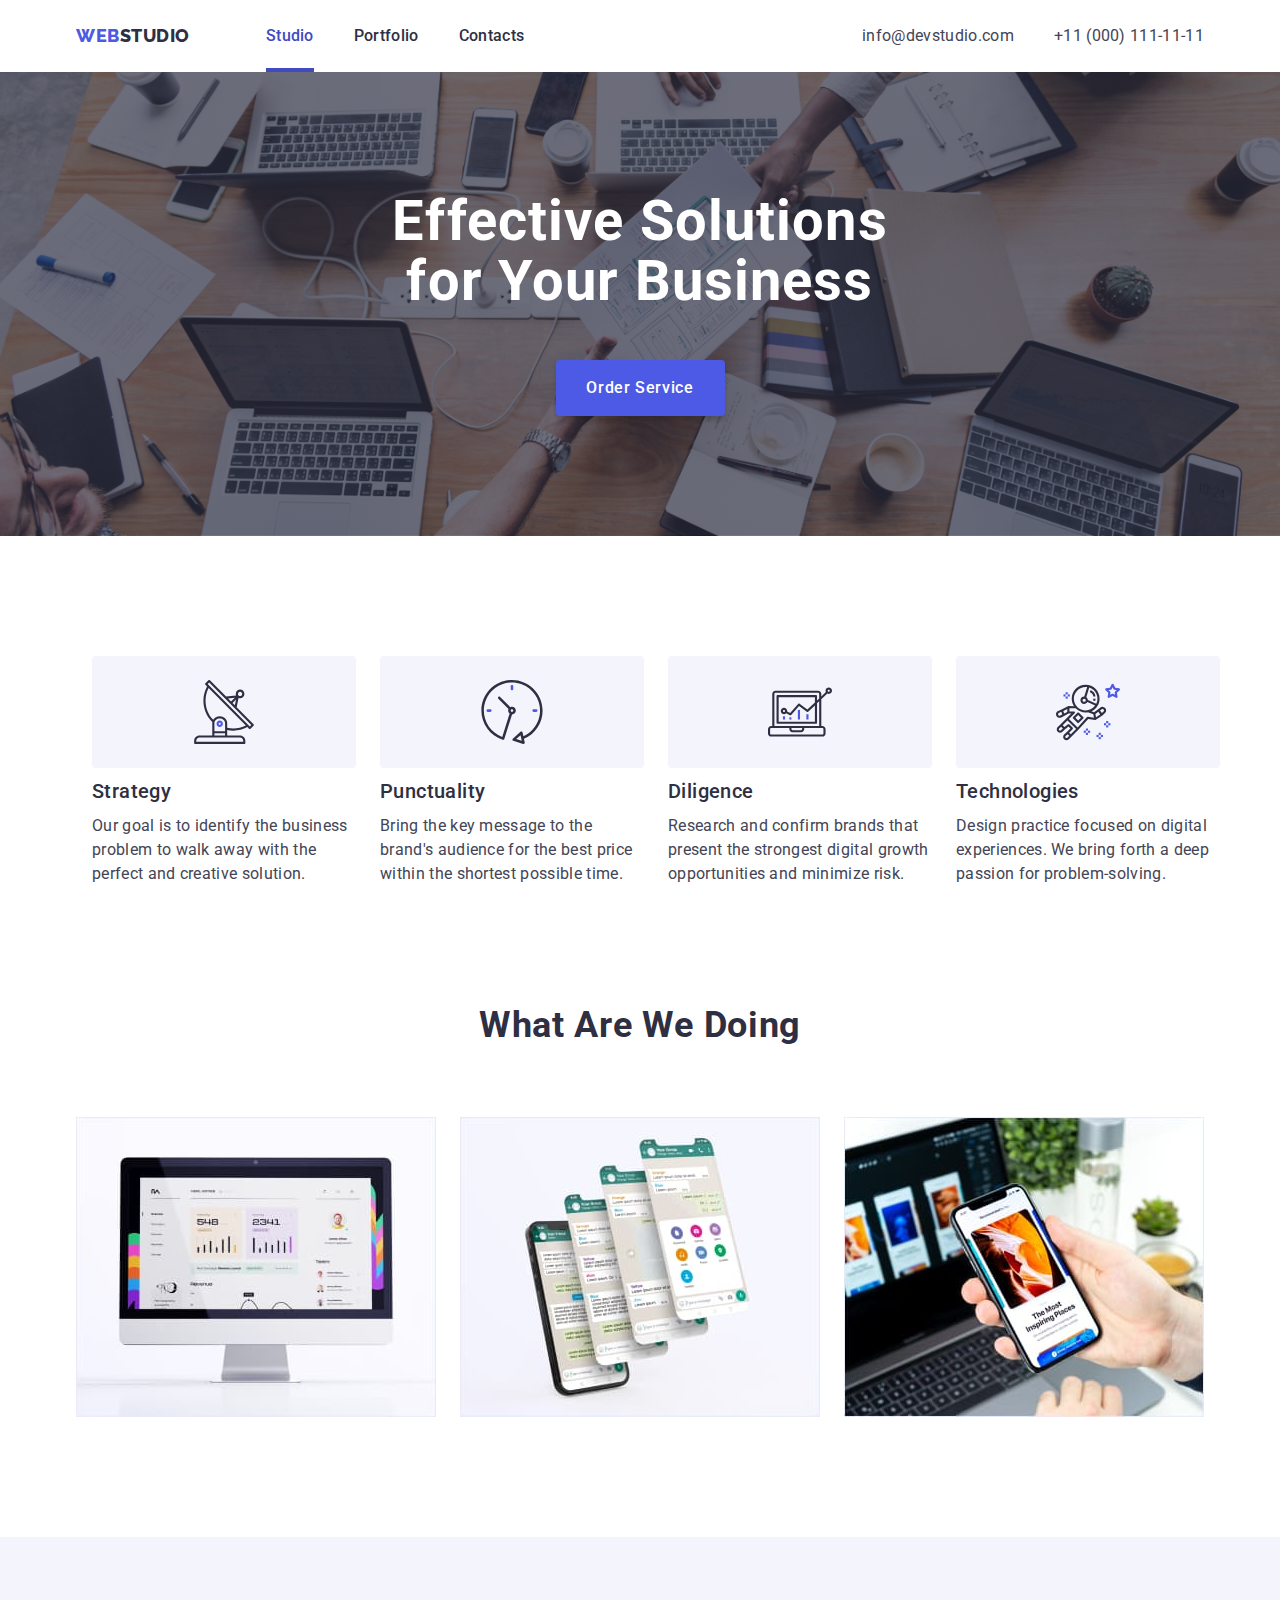
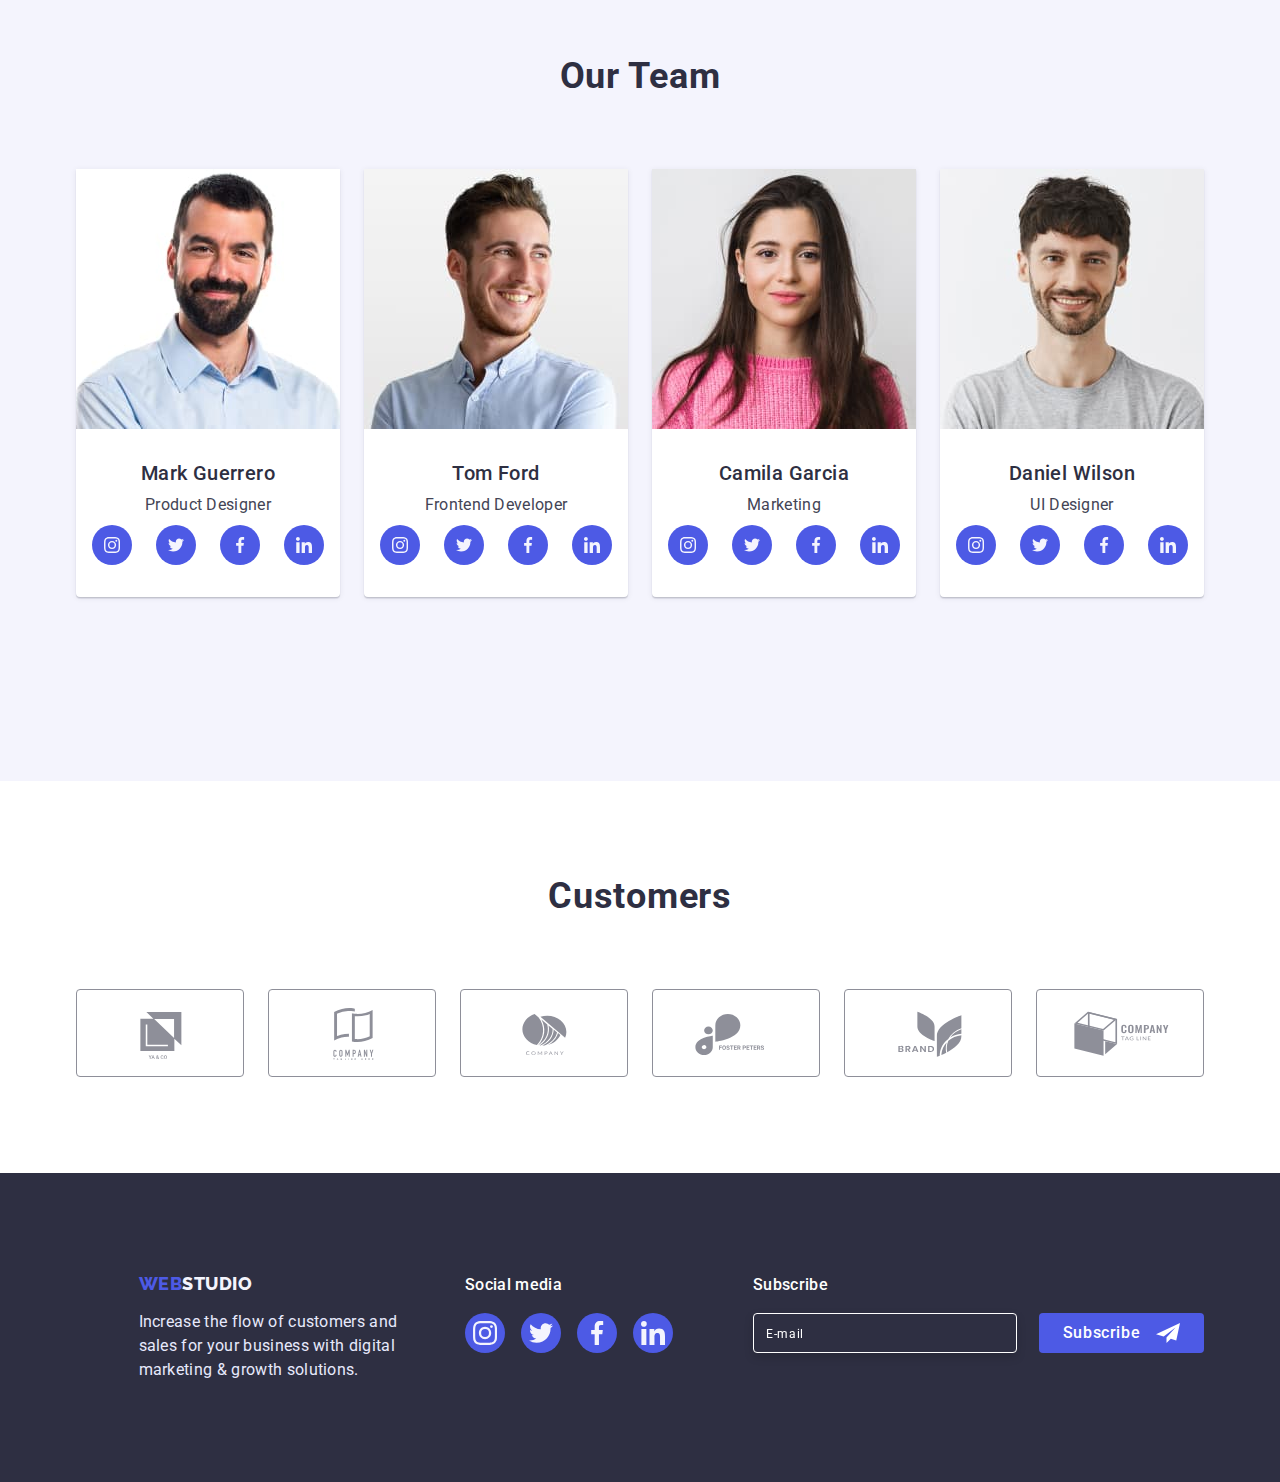
<file: index.html>
<!DOCTYPE html>
<html lang="en">
<head>
    <meta charset="UTF-8">
    <meta http-equiv="X-UA-Compatible" content="IE=edge">
    <meta name="viewport" content="width=device-width, initial-scale=1.0">
    <title>webstudio</title>
    <link rel="preconnect" href="https://fonts.googleapis.com">
    <link rel="preconnect" href="https://fonts.gstatic.com" crossorigin>
    <link rel="stylesheet" href="https://cdnjs.cloudflare.com/ajax/libs/modern-normalize/1.1.0/modern-normalize.min.css">


    <link href="https://fonts.googleapis.com/css2?family=Raleway:wght@800&display=swap" rel="stylesheet">
    <link href="https://fonts.googleapis.com/css2?family=Roboto:wght@400;500;700&display=swap" rel="stylesheet">
   
    <link rel="stylesheet" href="./css/styles.css">
    <!-- <link rel="stylesheet" href="./components/main.scss">  -->
    <link rel="stylesheet" href="./scss/main.css"> 

</head>
<body>
<!-- ==============================  PAGE - HEADER  ================== -->

<header class="page-header">
    <div class="divheadindex container">  
    <!-- <div class="wrapper"> -->
    <nav class="page-nav">
        <a class="logoone link" href="./index.html">Web<span class="span-logo-header">Studio</span></a> 


        <ul class="menu list">
            <li class="menu-item">
                <a class="menu-link first link" href="./index.html">Studio</a>
            </li>
            <li class="menu-item">
                <a class="menu-link link" href="./portfolio.html">Portfolio</a>
            </li>
            <li class="menu-item">
                <a class="menu-link link" href="">Contacts</a>
            </li>
        </ul> 
        <!-- </div> -->
    </nav> 


    <!-- ===============   MENU MOBILE  ================ -->

    
    <button type="button"  class="menu-toggle js-open-menu" > 
        <!-- aria-expanded="false" aria-controls="mobile-menu" -->
        <svg class="button-mobile-icon" width="32" height="22">
                 <use href="./images/sprite.svg#hamburger-converted"></use> 
            <!-- <use href="./images/icons/icons.svg#icon-charm_menu-hamburger-converted"></use> -->
        </svg>
    </button>


  
    <address class="address">
        <!-- <div class="menu-address"> -->
        <ul class="menu list">
            <li>
                <a class="contact-link link" href="mailto:info@devstudio.com">info@devstudio.com</a>
            </li>
            <li>
                <a class="contact-link link" href="tel:+110001111111">+11 (000) 111-11-11</a>
            </li>
        </ul>
         <!-- </div> -->
</address>
</div>

<!-- ===============   MENU MOBILE  =========================== -->
<!-- ========================= mobile menu ==================== -->
    <div class="mobile-menu js-menu-container">
       
        <button class="mobile-menu-clouse-btn js-close-menu" >
            <svg class="mobile-menu-clouse-icon  modal-close-btn" width="24" height="24">
                <use href="./images/icons.svg#icon-close-black"></use>
            </svg>
        </button>

        <div class="container mobile-menu-container">
        <div class="modale-nav">
        <ul class="mobile-menu-nav">
            <li class="mobile-menu-element list">
                <a class="menu-link first link" href="">Studio</a>
            </li>
            <li class="mobile-menu-element list">
                <a class="menu-link first link" href="">Portfolio</a>
            </li>
            <li class="mobile-menu-element list">
                <a class="menu-link first link" href="">Contacts</a>
            </li>
        </ul>
        </div>
        <div class="mobile-menu-contact">
            <ul class="mobile-menu-contact-list">
                <li class="modale-contact phone-number">+11 (000) 111-11-11</li>
                <li class="madale-contact mobile-menu-email">info@devstudio.com</li>
            </ul>
        </div>
        <div class="modale-social-link">
        <ul class="mobile-cardcontent list">
            <li class="li-footer"><a class="socials-link link" href="https://instagram.com" target="_blank"
                    rel="noopener noreferrer" aria-label="Instagram icon">
                    <svg class="socials-icon-footer" width="24" height="24">
                        <use href="./images/footer-icons.svg#icon-instagram-2"></use>
                    </svg>
                </a>
            </li>
        
            <li class="li-footer"><a class="socials-link link" href="https://instagram.com" target="_blank"
                    rel="noopener noreferrer" aria-label="Instagram icon">
                    <svg class="socials-icon-footer" width="24" height="24">
                        <use href="./images/footer-icons.svg#icon-twitter-1"></use>
                    </svg>
                </a>
            </li>
        
            <li class="li-footer"><a class="socials-link link" href="https://instagram.com" target="_blank"
                    rel="noopener noreferrer" aria-label="Instagram icon">
                    <svg class="socials-icon-footer" width="24" height="24">
                        <use href="./images/footer-icons.svg#icon-facebook-1"></use>
                    </svg>
                </a>
            </li>
        
            <li class="li-footer"><a class="socials-link link" href="https://instagram.com" target="_blank"
                    rel="noopener noreferrer" aria-label="Instagram icon">
                    <svg class="socials-icon-footer" width="24" height="24">
                        <use href="./images/footer-icons.svg#icon-linkedin-1"></use>
                    </svg>
                </a>
            </li>
        </ul>
        </div>
</div>
        
    </div>
</header>








<!-- ////////////////////  FIRST-SECTION     PAGE - MAIN   ////////////////// -->
<main>
<section class="hero-image">
    <!-- <div class="container"> -->
    <h1 class="hero-imag-name">Effective Solutions<br>
    for Your Business</h1>
    <button type="button" class="btn" data-modal-open>Order Service</button> 
    <!-- </div> -->
</section>
<!-- //////////////////// SECOND-SECTION   ////////////////// -->

<section class="section-two-no-name">
    <div class="container">
    <h2 class="visually-hidden name-sektion-two">Strategy-Technologies</h2>
    <ul class=" list-sekond-section list">
        <li class="section-two-elem"> 
            <div class="icon-box">
            <svg class="icon-two-section" width="64" height="64">
                <use href="./images/sectwo.svg#icon-antenna-1" ></use>
            </svg>
            </div>
            <h3 class="name-sektion-elem">Strategy</h3>
            <p class="section-two-text text">Our goal is to identify the business problem to walk away with the perfect and creative solution.
            </p>
        </li>
        
            <li class="section-two-elem">
                <div class="icon-box">
                <svg class="icon-two-section" width="64" height="64">
                    <use href="./images/sectwo.svg#icon-clock-1"></use>
                </svg>
                </div>
            <h3 class="name-sektion-elem">Punctuality</h3>
            <p class=" section-two-text text">Bring the key message to the brand's audience for the best price within the shortest possible time.</p>
        </li>
    
        <li class="section-two-elem">  
            <div class="icon-box">
            <svg class="icon-two-section" width="64" height="64">
                <use href="./images/sectwo.svg#icon-diagram-1"></use>
            </svg>
            </div>
          <h3 class="name-sektion-elem">Diligence</h3>
            <p class="section-two-text text" >Research and confirm brands that present the strongest digital growth opportunities and minimize risk.
        </p>
        </li>
        
            <li class="section-two-elem">
                <div class="icon-box">
                <svg class="icon-two-section" width="64" height="64">
                    <use href="./images/sectwo.svg#icon-astronaut-1"></use>
                </svg>
                </div>
            <h3 class="name-sektion-elem">Technologies</h3>
            <p class="section-two-text text" >Design practice focused on digital experiences. We bring forth a deep passion for problem-solving.
            </p>

        </li>
    </ul> 
    </div>
</section>
<!-- //////////////////// Three-SECTION   ////////////////// -->

<section class="section-three">
    <div class="container">
    <h2 class="name-sektion-three">What are we doing</h2>
    <ul class="tree-list list">
        <li class="tree-elem"><img src="./images/1mac.jpg" alt="cute cat" width="360"></li>
        <li class="tree-elem"><img src="./images/1iphone.jpg" alt="cute cat" width="360"></li>
        <li class="tree-elem"><img src="./images/1macbook.jpg" alt="cute cat" width="360"></li>
    </ul>
    </div>
</section> 

<!-- //////////////////// FO-SECTION   ////////////////// -->

<section class="section-fo">
    <div class="container ourteam-container">
            <h2 class="name-sektion-fo">Our Team</h2>
        <ul class="section-fo-list list-ouer list">

            <li class="section-fo-list-elem">
            <img src="./images/photo1.jpg" alt="cute cat" width="264">
            <div class="name-worker">  
            <h3 class="name-sektion-fo-elem">Mark Guerrero</h3>
            <p class="text">Product Designer</p> 
        <ul class="cardcontent list">
            <li class="li-footer"><a class="soc-link link" href="https://instagram.com" target="_blank"
                    rel="noopener noreferrer" aria-label="Instagram icon">
                    <svg class="socials-icon" width="16" height="16">
                        <use href="./images/footer-icons.svg#icon-instagram-2"></use>
                    </svg>
                </a>
            </li>
        
            <li class="li-footer"><a class="soc-link link" href="https://instagram.com" target="_blank"
                    rel="noopener noreferrer" aria-label="Instagram icon">
                    <svg class="socials-icon" width="16" height="16">
                        <use href="./images/footer-icons.svg#icon-twitter-1"></use>
                    </svg>
                </a>
            </li>
        
            <li class="li-footer"><a class="soc-link link" href="https://instagram.com" target="_blank"
                    rel="noopener noreferrer" aria-label="Instagram icon">
                    <svg class="socials-icon" width="16" height="16">
                        <use href="./images/footer-icons.svg#icon-facebook-1"></use>
                    </svg>
                </a>
            </li>
        
            <li class="li-footer"><a class="soc-link link" href="https://instagram.com" target="_blank"
                    rel="noopener noreferrer" aria-label="Instagram icon">
                    <svg class="socials-icon" width="16" height="16">
                        <use href="./images/footer-icons.svg#icon-linkedin-1"></use>
                    </svg>
                </a>
            </li>
        </ul>
        
              </div>
            
            </li>

            <li class="section-fo-list-elem">
            <img src="./images/photo2.jpg" alt="cute cat" width="264">
            <div class="name-worker">
            <h3 class="name-sektion-fo-elem">Tom Ford</h3>
            <p class="text">Frontend Developer</p>

            <ul class="cardcontent list">
                <li class="li-footer"><a class="soc-link link" href="https://instagram.com" target="_blank"
                        rel="noopener noreferrer" aria-label="Instagram icon">
                        <svg class="socials-icon" width="16" height="16">
                            <use href="./images/footer-icons.svg#icon-instagram-2"></use>
                        </svg>
                    </a>
                </li>
            
                <li class="li-footer"><a class="soc-link link" href="https://instagram.com" target="_blank"
                        rel="noopener noreferrer" aria-label="Instagram icon">
                        <svg class="socials-icon" width="16" height="16">
                            <use href="./images/footer-icons.svg#icon-twitter-1"></use>
                        </svg>
                    </a>
                </li>
            
                <li class="li-footer"><a class="soc-link link" href="https://instagram.com" target="_blank"
                        rel="noopener noreferrer" aria-label="Instagram icon">
                        <svg class="socials-icon" width="16" height="16">
                            <use href="./images/footer-icons.svg#icon-facebook-1"></use>
                        </svg>
                    </a>
                </li>
            
                <li class="li-footer"><a class="soc-link link" href="https://instagram.com" target="_blank"
                        rel="noopener noreferrer" aria-label="Instagram icon">
                        <svg class="socials-icon" width="16" height="16">
                            <use href="./images/footer-icons.svg#icon-linkedin-1"></use>
                        </svg>
                    </a>
                </li>
            </ul>
          
            </div>
            </li>

            <li class="section-fo-list-elem">
            <img src="./images/photo3.jpg" alt="cute cat" width="264">
            <div class="name-worker">
            <h3 class="name-sektion-fo-elem">Camila Garcia</h3>
            <p class="text">Marketing</p>

            <ul class="cardcontent list">
                <li class="li-footer"><a class="soc-link link" href="https://instagram.com" target="_blank"
                        rel="noopener noreferrer" aria-label="Instagram icon">
                        <svg class="socials-icon" width="16" height="16">
                            <use href="./images/footer-icons.svg#icon-instagram-2"></use>
                        </svg>
                    </a>
                </li>
            
                <li class="li-footer"><a class="soc-link link" href="https://instagram.com" target="_blank"
                        rel="noopener noreferrer" aria-label="Instagram icon">
                        <svg class="socials-icon" width="16" height="16">
                            <use href="./images/footer-icons.svg#icon-twitter-1"></use>
                        </svg>
                    </a>
                </li>
            
                <li class="li-footer"><a class="soc-link link" href="https://instagram.com" target="_blank"
                        rel="noopener noreferrer" aria-label="Instagram icon">
                        <svg class="socials-icon" width="16" height="16">
                            <use href="./images/footer-icons.svg#icon-facebook-1"></use>
                        </svg>
                    </a>
                </li>
            
                <li class="li-footer"><a class="soc-link link" href="https://instagram.com" target="_blank"
                        rel="noopener noreferrer" aria-label="Instagram icon">
                        <svg class="socials-icon" width="16" height="16">
                            <use href="./images/footer-icons.svg#icon-linkedin-1"></use>
                        </svg>
                    </a>
                </li>
            </ul>
          
            </div>
            </li>
            
            <li class="section-fo-list-elem">      
            <img src="./images/photo4.jpg" alt="cute cat" width="264">
            <div class="name-worker">
            <h3 class="name-sektion-fo-elem">Daniel Wilson</h3>
            <p class="text">UI Designer</p>

            <ul class="cardcontent list">
                <li class="li-footer"><a class="soc-link link" href="https://instagram.com" target="_blank"
                        rel="noopener noreferrer" aria-label="Instagram icon">
                        <svg class="socials-icon" width="16" height="16">
                            <use href="./images/footer-icons.svg#icon-instagram-2"></use>
                        </svg>
                    </a>
                </li>
            
                <li class="li-footer"><a class="soc-link link" href="https://instagram.com" target="_blank"
                        rel="noopener noreferrer" aria-label="Instagram icon">
                        <svg class="socials-icon" width="16" height="16">
                            <use href="./images/footer-icons.svg#icon-twitter-1"></use>
                        </svg>
                    </a>
                </li>
            
                <li class="li-footer"><a class="soc-link link" href="https://instagram.com" target="_blank"
                        rel="noopener noreferrer" aria-label="Instagram icon">
                        <svg class="socials-icon" width="16" height="16">
                            <use href="./images/footer-icons.svg#icon-facebook-1"></use>
                        </svg>
                    </a>
                </li>
            
                <li class="li-footer"><a class="soc-link link" href="https://instagram.com" target="_blank"
                        rel="noopener noreferrer" aria-label="Instagram icon">
                        <svg class="socials-icon" width="16" height="16">
                            <use href="./images/footer-icons.svg#icon-linkedin-1"></use>
                        </svg>
                    </a>
                </li>
            </ul>
           
            </div>
            </li>
        </ul>
        </div>
</section>  


<!-- ////////////////////  FIVE SECTION   ////////////////// -->

<section class="customer section">
    <div class="container customer-container">
        <h2 class="customers">Customers</h2>
            <ul class="client-list list">

                <li class="customer-client">
                    <a href="" class="client-link">
                        <svg class="client-icons" width="104" height="56">
                            <use href="./images/icons.svg#icon-Logo"></use>
                        </svg>
                    </a>
                </li>
                <li class="customer-client">
                    <a href="" class="client-link">
                        <svg class="client-icons" width="104" height="56">
                            <use href="./images/icons.svg#icon-Logo-1"></use>
                        </svg>
                    </a>
                </li>
                <li class="customer-client">
                    <a href="" class="client-link">
                        <svg class="client-icons" width="104" height="56">
                            <use href="./images/icons.svg#icon-Logo-2"></use>
                        </svg>
                    </a>
                </li>
                <li class="customer-client">
                    <a href="" class="client-link">
                    <svg class="client-icons" width="104" height="56">
                        <use href="./images/icons.svg#icon-Logo-4"></use>
                    </svg>
                    </a>
                </li>
                <li class="customer-client">
                    <a href="" class="client-link">
                    <svg class="client-icons" width="104" height="56">
                        <use href="./images/icons.svg#icon-Logo-5"></use>
                    </svg>
                    </a>
                </li>
                <li class="customer-client">
                    <a href="" class="client-link">
                    <svg class="client-icons" width="104" height="56">
                        <use href="./images/icons.svg#icon-Logo-6"></use>
                    </svg>
                    </a>
                </li>
            </ul>
    </div>
</section>
</main>
<!-- //////////////////// FOOTER   ////////////////// -->

<footer class="footer-site">
    <div class="footer-container container"> 
<!--  ============  footer left block    ==========  -->
                <div class="footer-left">
                    <a class="futer-logo-link link" href="./index.html">Web<span class="span-logo">Studio</span></a>
                    <p class="footer-text text">Increase the flow of customers and sales for your business with digital marketing & growth solutions.</p> 
                </div>
<!--  ============  footer right block    ==========  -->
                 <div class="footer-right">
                    <p class="social-media text">Social media</p>
                 
                    <ul class="cardconten-futer list">
                        <li class="li-footer"><a class="socials-link link" href="https://instagram.com" target="_blank" rel="noopener noreferrer"
                                aria-label="Instagram icon">
                                <svg class="socials-icon-footer" width="24" height="24">
                                    <use href="./images/footer-icons.svg#icon-instagram-2"></use>
                                </svg>
                            </a>
                        </li>
                    
                        <li class="li-footer"><a class="socials-link link" href="https://instagram.com" target="_blank" rel="noopener noreferrer"
                                aria-label="Instagram icon">
                                <svg class="socials-icon-footer" width="24" height="24">
                                    <use href="./images/footer-icons.svg#icon-twitter-1"></use>
                                </svg>
                            </a>
                        </li>
                    
                        <li class="li-footer"><a class="socials-link link" href="https://instagram.com" target="_blank" rel="noopener noreferrer"
                                aria-label="Instagram icon">
                                <svg class="socials-icon-footer" width="24" height="24">
                                    <use href="./images/footer-icons.svg#icon-facebook-1"></use>
                                </svg>
                            </a>
                        </li>
                    
                        <li class="li-footer"><a class="socials-link link" href="https://instagram.com" target="_blank" rel="noopener noreferrer"
                                aria-label="Instagram icon">
                                <svg class="socials-icon-footer" width="24" height="24">
                                    <use href="./images/footer-icons.svg#icon-linkedin-1"></use>
                                </svg>
                            </a>
                        </li>
                    </ul>
            
                </div> 
<!--   ====================  footer next right block   ================      -->

                <div class="footer-right-next">
                   
                    <p class="subscribe-media text">Subscribe</p>
                
                  <form class="contact-futer">
                    <label class="footer-form-field"> 
                       
                        <span class="modal-form-wrapper">
                            <input id="email" type="text" class="footer-form-input" placeholder="E-mail" required pattern="^[a-z]+"> 
                            <!-- <span class="madal-form-input-desk">E-mail</span>  -->
                        </span>
                    </label>

                        <button class="footer-button-subscribe">Subscribe
                         <svg  width="24" height="24">
                            <use href="./images/icons.svg#icon-telegramm-1"></use>    
                         </svg>
                        </button>
                </form>

               
                </div>
             </div>
</footer>  


<!-- //////  =========  MODAL WINDOW   ==========  /////////// -->


<div class="backdrop is-hidden" data-modal >
<div class="modal">

     <!--   clouse button -->
        <button  type="button" class="modal-close-btn" data-modal-close>
         <svg class="model-close-btn-icon" width="18" height="18">
          <use href="./images/icons.svg#icon-close-black"></use>
        </svg>
        </button>

     <!--     modal form -->
<p class="text-modal text">Leave your contacts and we will call you back</p>

     <form class="modal-form">
        <div class="modal-field">
        <label class="modal-form-field">
            <span class="madal-form-input-desk">Name</span>
            <span class="modal-form-wrapper">
                <input type="text" name="user_name" class="modal-form-input" required pattern="^[a-zA-Zа-яА-Я]+" minlength="2">
                 <svg class="modal-form-icon" width="12" height="12">
                     <use href="./images/icons.svg#icon-name-1"></use>
                 </svg>                          
            </span>
        </label>
        </div>

        <label class="modal-form-field">
            <span class="madal-form-input-desk">Phone</span>
            <span class="modal-form-wrapper">
            <input type="tel" name="user_phone" class="modal-form-input" required pattern="[0-9]{3}-[0-9]{3}-[0-9]{2}-[0-9]{2}">
                <svg class="modal-form-icon" width="13" height="13">
                    <use href="./images/icons.svg#icon-tel-1"></use>
                    <title>xxx-xxx-xx-xx</title>
                </svg>
            </span>
           
        </label>

        <label class="modal-form-field">
            <span class="madal-form-input-desk">Email</span>
            <span class="modal-form-wrapper">
            <input type="text" class="modal-form-input" required pattern="^[a-z]+">
            <svg class="modal-form-icon" width="15" height="12">
                <use href="./images/icons.svg#icon-mail-1"></use>
            </svg>
            </span>
        </label>

        <label class="modal-form-field">
            <span class="madal-form-input-desk">Comment</span>
            <textarea 
            name="user_message" 
            class="modal-form-message" 
            placeholder="Text input"
            ></textarea>  
        </label>

        <input id="user-policy" type="checkbox" name="user-policy" class="modal-form-check visually-hidden">
        
        <label for="user-policy" class="modal-form-check-desc">I accept the terms and conditions of the &nbsp;<a href=""><span class="privacy-policy">Privacy Policy</span></a>
        </label>

        <button type="submit" class="modal-form-submit btn">Send</button>

</form>

     
    </div>
</div>

<!-- Вся твоя розмітка, включно з розміткою модалки -->
<!-- Ставимо перед закриваючим тегом body -->
    <script src="./js/mobile-menu.js"></script>
    <script src="./js/modal.js"></script>
</body>
</html>
</file>
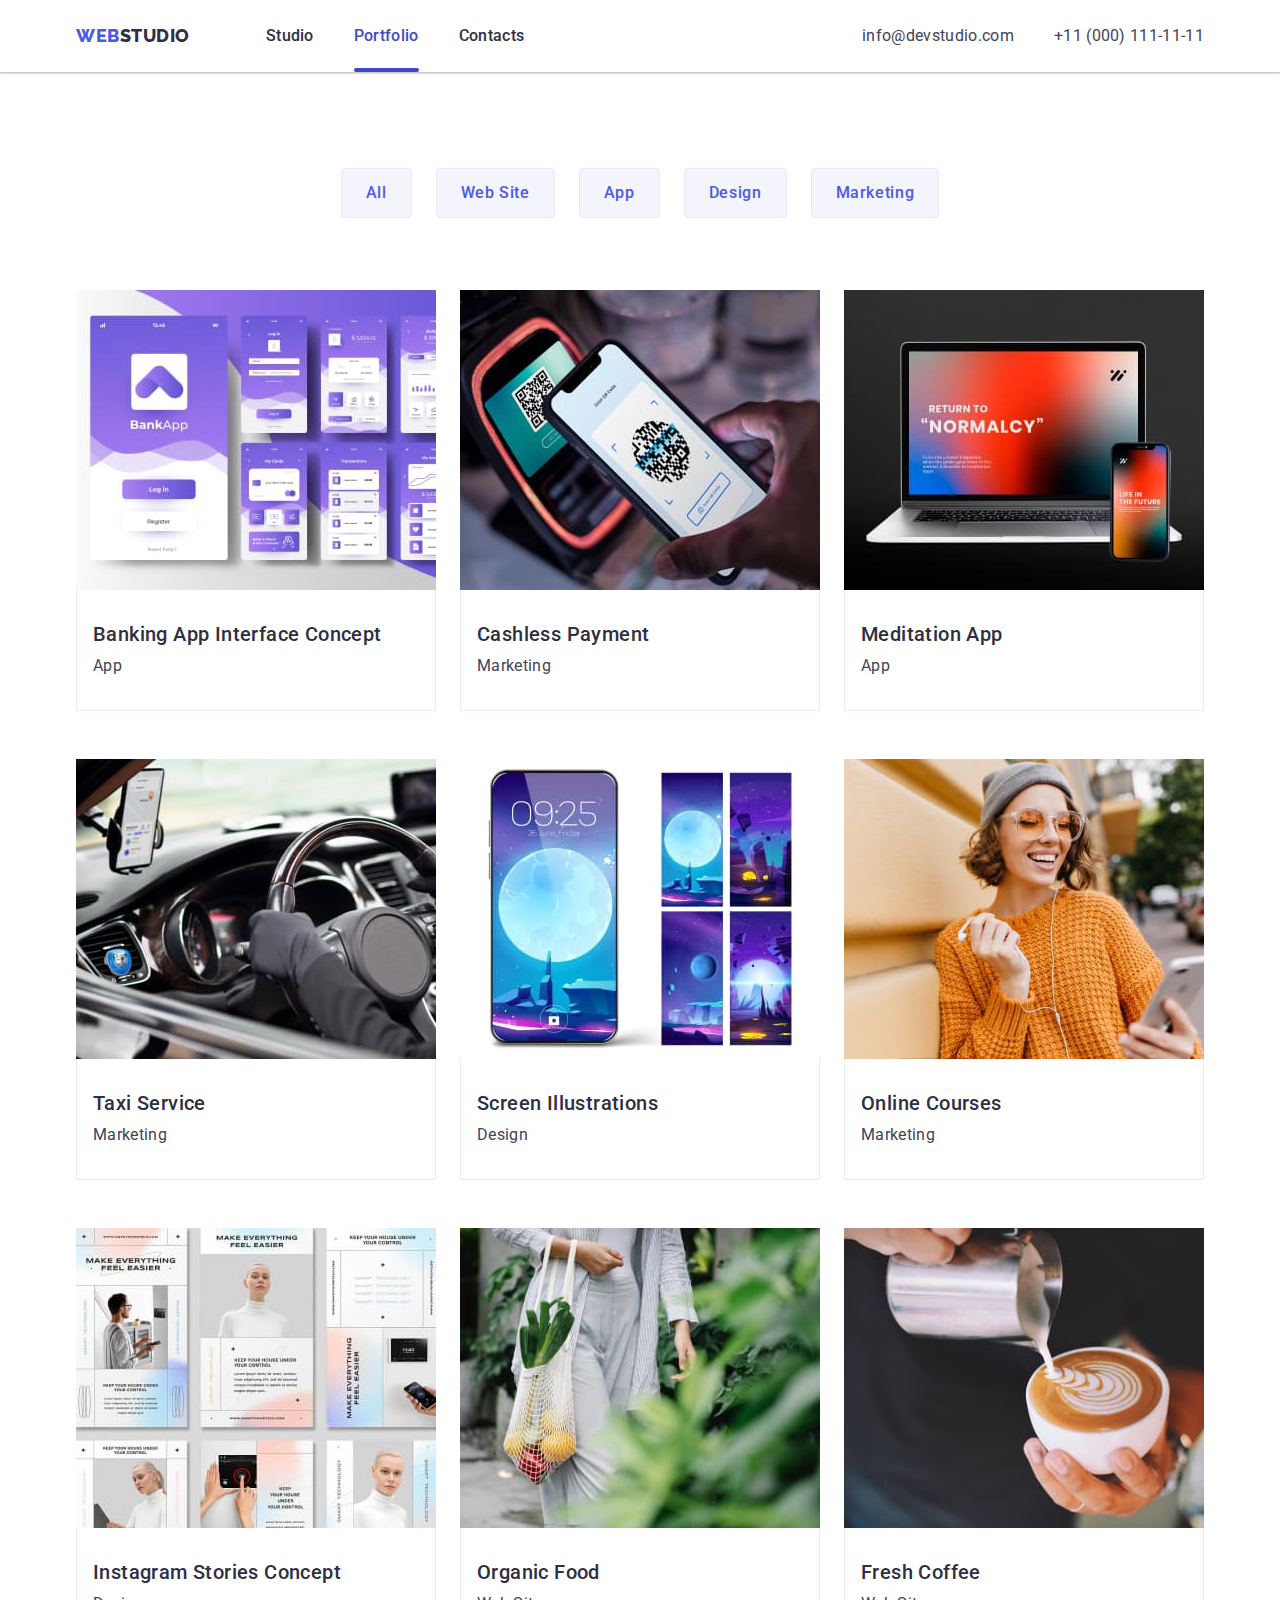
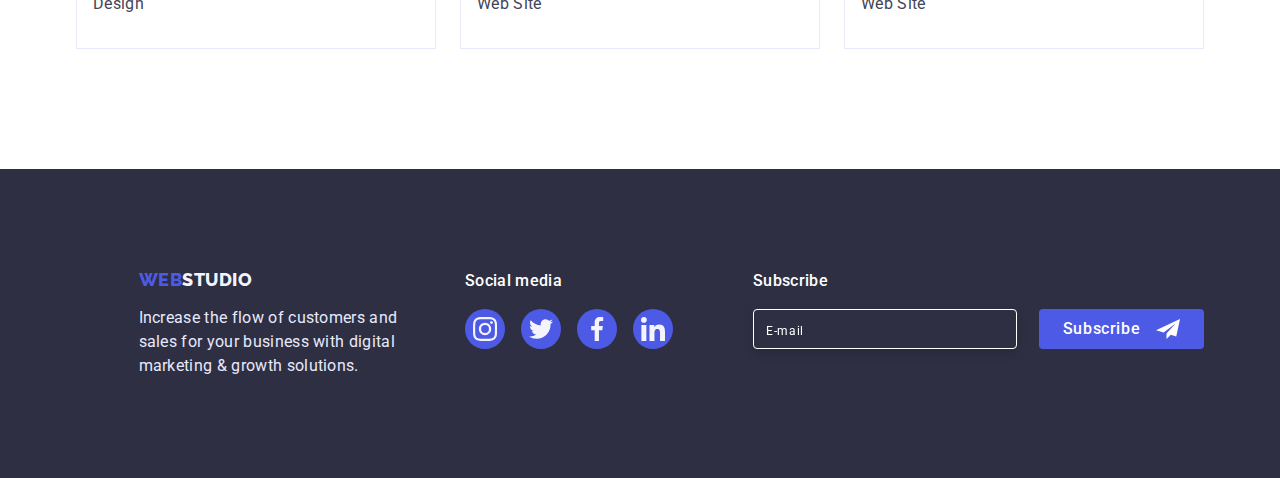
<file: portfolio.html>
<!DOCTYPE html>
<html lang="en">

<head>
    <meta charset="UTF-8">
    <meta http-equiv="X-UA-Compatible" content="IE=edge">
    <meta name="viewport" content="width=device-width, initial-scale=1.0">
    <title>webstudio</title>
    <link rel="preconnect" href="https://fonts.googleapis.com">
    <link rel="preconnect" href="https://fonts.gstatic.com" crossorigin>
    <link rel="stylesheet" href="https://cdnjs.cloudflare.com/ajax/libs/modern-normalize/1.1.0/modern-normalize.min.css">
    
    <link href="https://fonts.googleapis.com/css2?family=Raleway:wght@800&display=swap" rel="stylesheet">
    <link href="https://fonts.googleapis.com/css2?family=Roboto:wght@400;500;700&display=swap" rel="stylesheet">
    <link rel="stylesheet" href="./css/styles.css">
</head>

<!-- ==============================  PAGE - HEADER  ================== -->
<body>
    <header class="page-header">
    <div class="divheadindex container">
        <!--<div class="wrapper">-->
        <nav class="page-nav">
            <a class="logoone link" href="./index.html">Web<span class="span-logo-header">Studio</span></a>
            <ul class="menu list">
             <li class="menu-item">
                <a class="menu-link link" href="./index.html">Studio</a></li>
             <li class="menu-item">
                <a class="menu-link current link "  href="./portfolio.html">Portfolio</a></li>
                <li class="menu-item">
                <a class="menu-link link" href="">Contacts</a></li>
            </ul>
         </nav>


    <address class="address"> 
        <ul class="menu list">
            <li>
                <a class="contact-link link" href="mailto:info@devstudio.com" >info@devstudio.com</a>
            </li>
            <li>
                <a class="contact-link link" href="tel:+110001111111">+11 (000) 111-11-11</a>
            </li>
        </ul>
    </address>
</div>
</header>

<!-- ======================  PAGE ========================= -->


<main>    
<section class="portfolio-buttons">
    <div class="container">
    <h1 class="visually-hidden">Portfolio</h1>
    
        <ul class="pmainlist list">
            <li>
            <button class="btn-port link" type="button">All</button> 
            
            </li>
            <li>
                <button class="btn-port link" type="button">Web Site</button>
                
            </li>
            <li>
                <button class="btn-port link" type="button">App</button>
                
            </li>
            <li>
                <button class="btn-port link" type="button">Design</button>
                
            </li>
            <li>
                <button class="btn-port link" type="button">Marketing</button>
                
            </li>
        </ul>


<!--================================  SECTION PORFOLIO  1 ================-->

    <ul class="card-set list">

        <li class="port-item">
            <a class="port-link link" href="">
            <div class="portfolio-block">
                   <img src="images/portfolio/BankingApp.jpg" alt="image" width="360" height="300">
                    <p class="paragraf-overlay">
                    Lorem ipsum dolor sit, amet consectetur adipisicing elit. Minima cum corporis amet eius quasi a! Saepe dolorum, sequi ab autem eaque temporibus, blanditiis delectus iure libero, est non dolores. Cupiditate!
                    </p> 
            </div>
             <div class="card-content">
                    <h2 class="card-heading">Banking App Interface Concept</h2>
                    <p class="card-text">App</p>
            </div>
            </a>
        </li>  

        <li class="port-item">
            <a class="port-link link" href="">
            <div class="portfolio-block">
               <img src="images/portfolio/CashlessPayment.jpg" alt="image" width="360" height="300">
               <p class="paragraf-overlay">
                Lorem ipsum dolor sit amet, consectetur adipisicing elit. Quibusdam modi veritatis assumenda, possimus tempore deserunt autem voluptates enim tenetur vitae!
               </p>
            </div>
                <div class="card-content">
                    <h2 class="card-heading">Cashless Payment</h2>
                    <p class="card-text">Marketing</p>
                </div>
            </a>
        </li>

        <li class="port-item">
            <a class=" port-link link" href="">
                <div class="portfolio-block">
                   <img src="images//portfolio/MeditationApp.jpg" alt="">
                   <p class="paragraf-overlay">
                    Lorem ipsum dolor sit amet consectetur adipisicing elit. Alias magnam repudiandae quis natus recusandae saepe adipisci rerum labore. Velit quaerat quasi dolor vitae nemo iure?
                   </p>
                </div>
                 <div class="card-content">
                    <h2 class="card-heading">Meditation App</h2>
                    <p class="card-text"> App</p>
                </div>
            </a>
        </li>

        <li class="port-item">
            <a class="port-link link" href="">
                <div class="portfolio-block">
                <img src="images/portfolio/TaxiService.jpg" alt="">
                <p class="paragraf-overlay">
                    Lorem ipsum dolor sit amet consectetur adipisicing elit. Beatae delectus cumque modi totam odit, obcaecati odio eum quos, ad illum molestias iste quia eligendi quod amet, consequuntur tempora sed eos.
                </p>
                </div>
                <div class="card-content">
                    <h2 class="card-heading">Taxi Service</h2>
                    <p class="card-text">Marketing</p>
                </div>
            </a>
        </li>

        <li class="port-item">
            <a class=" port-link link" href="">
                <div class="portfolio-block">
              <img src="images/portfolio/ScreenIllustrations.jpg" alt="">
              <p class="paragraf-overlay">
                Lorem ipsum dolor sit amet consectetur adipisicing elit. Perspiciatis dolorem at, temporibus, explicabo odio itaque expedita sunt placeat ipsam velit magni nobis, unde ducimus recusandae obcaecati vel rem. Temporibus, asperiores!
              </p>
           
            </div>
                <div class="card-content">
                    <h2 class="card-heading">Screen Illustrations</h2>
                    <p class="card-text">Design</p>
                </div>
            </a>
        </li>

        <li class="port-item">
            <a class="port-link link" href="">
                <div class="portfolio-block">
              <img src="images/portfolio/OnlineCourses.jpg" alt="">
              <p class="paragraf-overlay">
                Lorem ipsum dolor sit amet consectetur adipisicing elit. Illo nesciunt numquam tempore quisquam tempora architecto animi quasi dolorem exercitationem voluptates fugit laboriosam sunt adipisci laborum ut, nulla doloribus recusandae a.
              </p>
            </div>
                <div class="card-content">
                    <h2 class="card-heading">Online Courses</h2>
                    <p class="card-text">Marketing</p>
                </div>
            </a>
        </li>

        <li class="port-item">
            <a class="port-link link" href="">
                <div class="portfolio-block">
                <img src="images/portfolio/InstagramStories.jpg" alt="">
                <p class="paragraf-overlay">
                    Lorem ipsum dolor sit, amet consectetur adipisicing elit. Nisi sint maxime qui fuga non laboriosam ipsa recusandae doloremque sunt saepe, laborum placeat iusto magnam porro quisquam? Nostrum debitis iste quia!
                </p>
                </div>
                <div class="card-content">
                    <h2 class="card-heading">Instagram Stories Concept</h2>
                    <p class="card-text">Design</p>
                </div>
            </a>
        </li>

        <li class="port-item">
            <a class="port-link link" href="">
                <div class="portfolio-block">
                <img src="images/portfolio/OrganicFood.jpg" alt="">
                <p class="paragraf-overlay">
                    Lorem ipsum dolor sit amet consectetur adipisicing elit. Nemo ex voluptas necessitatibus accusantium ipsa ullam tempore cumque assumenda? Incidunt, et?
                </p>
                </div>
                <div class="card-content">
                    <h2 class="card-heading">Organic Food</h2>
                    <p class="card-text">Web Site</p>
                </div>
            </a>
        </li>

        <li class="port-item">
            <a class="port-link link" href="">
                <div class="portfolio-block">
                    <img src="images/portfolio/FreshCoffee.jpg" alt="">
                    <p class="paragraf-overlay">
                        Lorem ipsum dolor sit amet consectetur adipisicing elit. Cupiditate dicta ut aperiam ipsam numquam.
                    </p>
                    </div>
                <div class="card-content">
                    <h2 class="card-heading">Fresh Coffee</h2>
                    <p class="card-text">Web Site</p>
                </div>
            </a>
        </li>
     </ul>
    </div>
</section>
</main>

<!--<finger><img src="./images/portfolio/finger.svg" alt="">finger</finger>-->

<!-- //////////////////// FOOTER   ////////////////// -->

<footer class="footer-site">
<div class="footer-container container">

    <div class="footer-left">
        <a class="futer-logo-link link" href="./index.html">Web<span class="span-logo">Studio</span></a>
        <p class="footer-text text">Increase the flow of customers and sales for your business with digital marketing &
            growth solutions.</p>
    </div>

    <div class="footer-right">
        <p class="social-media footer-text text">Social media</p>

        <ul class="cardconten-futer list">
            <li class="li-footer"><a class="socials-link link" href="https://instagram.com" target="_blank"
                    rel="noopener noreferrer" aria-label="Instagram icon">
                    <svg class="socials-icon-footer" width="24" height="24">
                        <use href="./images/footer-icons.svg#icon-instagram-2"></use>
                    </svg>
                </a>
            </li>

            <li class="li-footer"><a class="socials-link link" href="https://instagram.com" target="_blank"
                    rel="noopener noreferrer" aria-label="Instagram icon">
                    <svg class="socials-icon-footer" width="24" height="24">
                        <use href="./images/footer-icons.svg#icon-twitter-1"></use>
                    </svg>
                </a>
            </li>

            <li class="li-footer"><a class="socials-link link" href="https://instagram.com" target="_blank"
                    rel="noopener noreferrer" aria-label="Instagram icon">
                    <svg class="socials-icon-footer" width="24" height="24">
                        <use href="./images/footer-icons.svg#icon-facebook-1"></use>
                    </svg>
                </a>
            </li>

            <li class="li-footer"><a class="socials-link link" href="https://instagram.com" target="_blank"
                    rel="noopener noreferrer" aria-label="Instagram icon">
                    <svg class="socials-icon-footer" width="24" height="24">
                        <use href="./images/footer-icons.svg#icon-linkedin-1"></use>
                    </svg>
                </a>
            </li>
        </ul>

    </div>


<!--   ====================  footer next right block   ================      -->

<div class="footer-right-next">

    <p class="subscribe-media footer-text text">Subscribe</p>

    <div class="contact-futer list">
        <label class="footer-form-field">

            <!-- <span class="modal-form-wrapper"> -->
            <input id="email" type="text" class="footer-form-input" placeholder="E-mail" required pattern="^[a-z]+">
            <!-- <span class="madal-form-input-desk">E-mail</span> -->
            <!-- </span> -->
        </label>

        <div class="telegramm-button">

            <button class="footer-button-subscribe">Subscribe
                <svg width="24" height="24">
                    <use href="./images/icons.svg#icon-telegramm-1"></use>
                </svg>
            </button>

        </div>
    </div>


</div>
</div>
</footer>

    <!-- Вся твоя розмітка, включно з розміткою модалки -->

    <!-- Ставимо перед закриваючим тегом body -->
    <script src="./js/modal.js"></script>

</body>
</html>
</file>
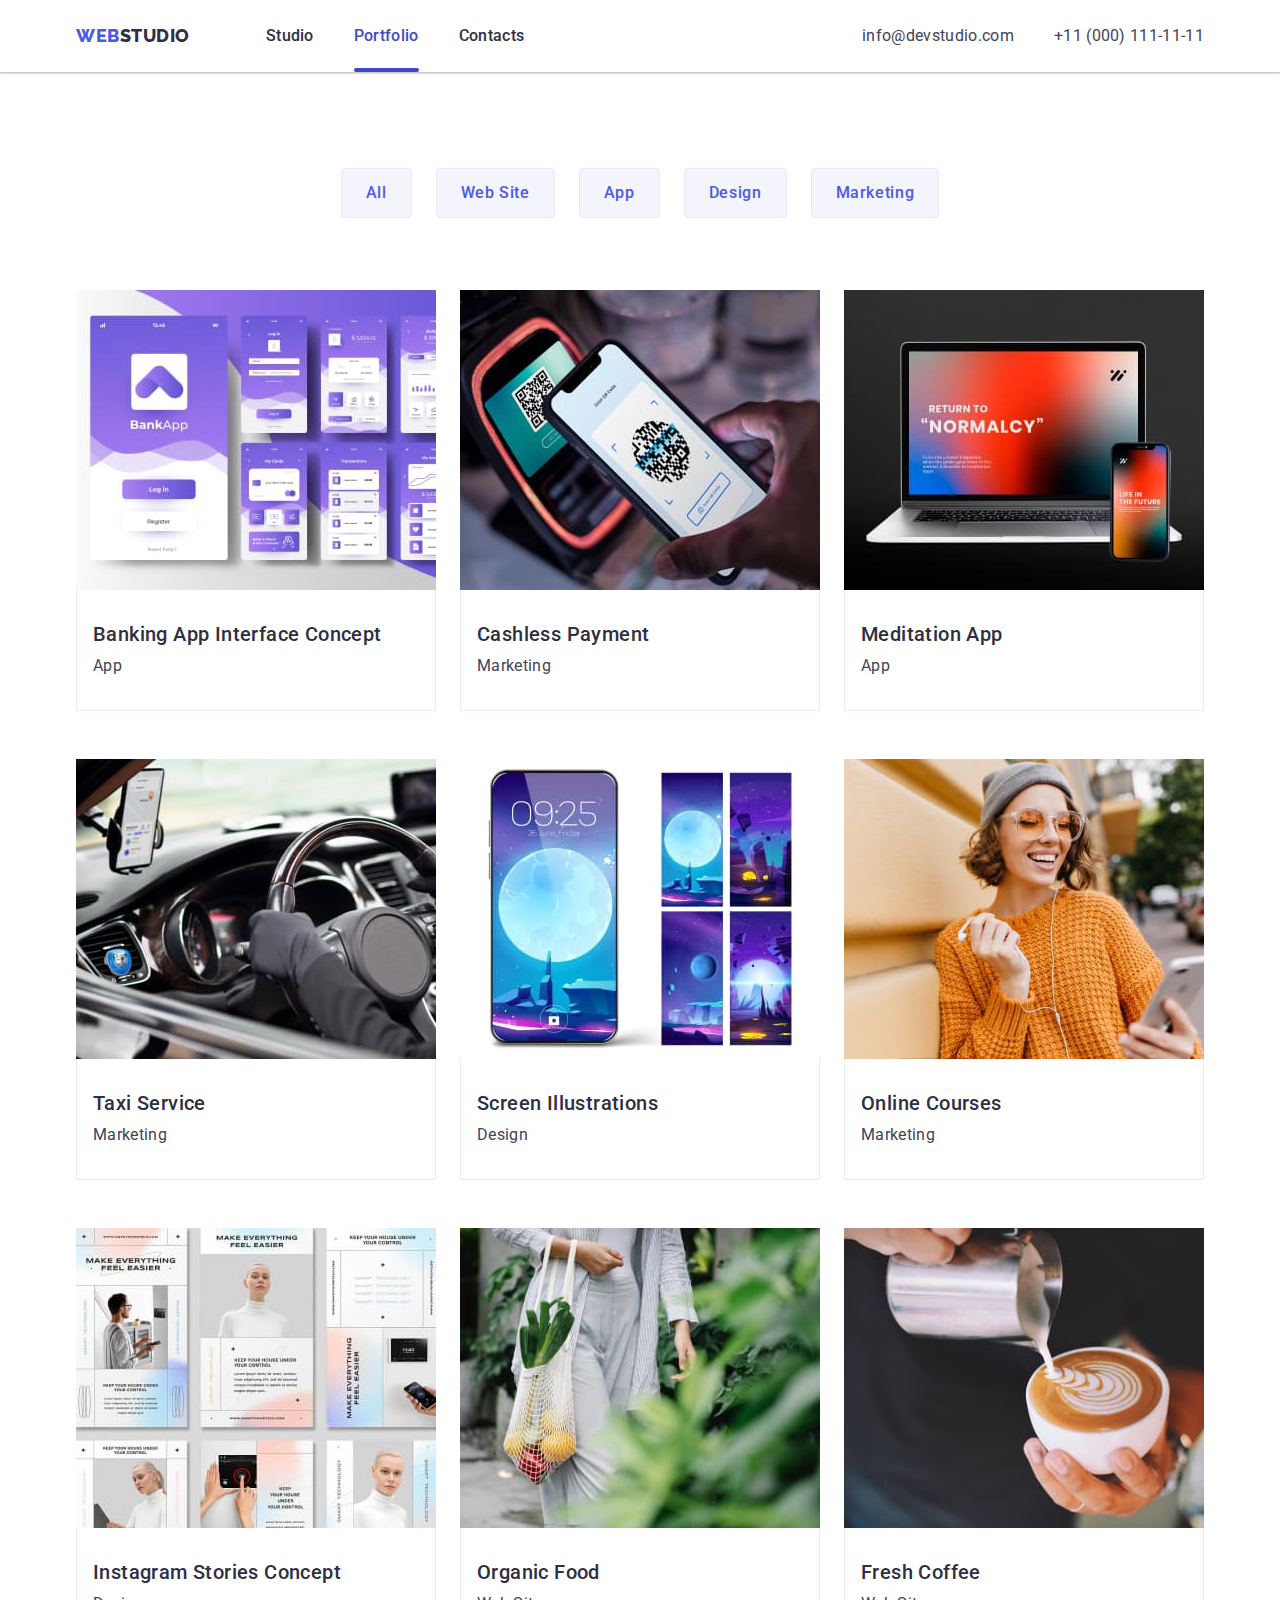
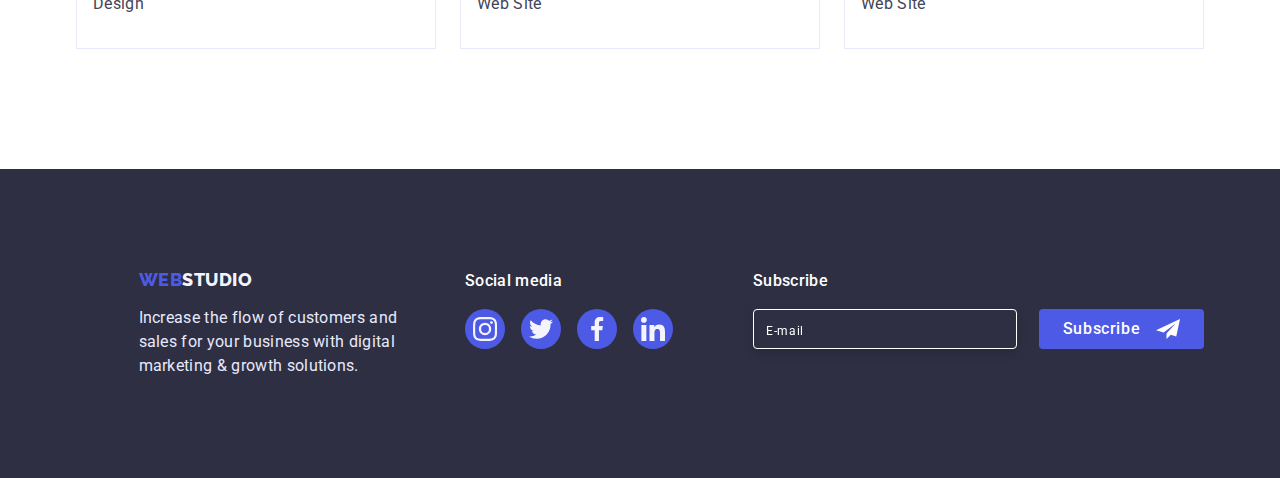
<file: portfolio1.html>
<!DOCTYPE html>
<html lang="en">

<head>
    <meta charset="UTF-8">
    <meta http-equiv="X-UA-Compatible" content="IE=edge">
    <meta name="viewport" content="width=device-width, initial-scale=1.0">
    <title>webstudio</title>
    <link rel="preconnect" href="https://fonts.googleapis.com">
    <link rel="preconnect" href="https://fonts.gstatic.com" crossorigin>
    <link rel="stylesheet" href="https://cdnjs.cloudflare.com/ajax/libs/modern-normalize/1.1.0/modern-normalize.min.css">
    
    <link href="https://fonts.googleapis.com/css2?family=Raleway:wght@800&display=swap" rel="stylesheet">
    <link href="https://fonts.googleapis.com/css2?family=Roboto:wght@400;500;700&display=swap" rel="stylesheet">
    <link rel="stylesheet" href="./css/styles.css">
</head>

<!-- ==============================  PAGE - HEADER  ================== -->
<body>
    <header class="page-header">
    <div class="divheadindex container">
        <!--<div class="wrapper">-->
        <nav class="page-nav">
            <a class="logoone link" href="./index.html">Web<span class="span-logo-header">Studio</span></a>
            <ul class="menu list">
             <li class="menu-item">
                <a class="menu-link link" href="./index.html">Studio</a></li>
             <li class="menu-item">
                <a class="menu-link current link "  href="./portfolio.html">Portfolio</a></li>
                <li class="menu-item">
                <a class="menu-link link" href="">Contacts</a></li>
            </ul>
         </nav>


    <address class="address"> 
        <ul class="menu list">
            <li>
                <a class="contact-link link" href="mailto:info@devstudio.com" >info@devstudio.com</a>
            </li>
            <li>
                <a class="contact-link link" href="tel:+110001111111">+11 (000) 111-11-11</a>
            </li>
        </ul>
    </address>
</div>
</header>

<!-- ======================  PAGE ========================= -->


<main>    
<section class="portfolio-buttons">
    <div class="container">
    <h1 class="visually-hidden">Portfolio</h1>
    
        <ul class="pmainlist list">
            <li>
            <button class="btn-port link" type="button">All</button> 
            
            </li>
            <li>
                <button class="btn-port link" type="button">Web Site</button>
                
            </li>
            <li>
                <button class="btn-port link" type="button">App</button>
                
            </li>
            <li>
                <button class="btn-port link" type="button">Design</button>
                
            </li>
            <li>
                <button class="btn-port link" type="button">Marketing</button>
                
            </li>
        </ul>


<!--================================  SECTION PORFOLIO  1 ================-->

    <ul class="card-set list">

        <li class="port-item">
            <a class="port-link link" href="">
            <div class="portfolio-block">
                   <img src="images/portfolio/BankingApp.jpg" alt="image" width="360" height="300">
                    <p class="paragraf-overlay">
                    Lorem ipsum dolor sit, amet consectetur adipisicing elit. Minima cum corporis amet eius quasi a! Saepe dolorum, sequi ab autem eaque temporibus, blanditiis delectus iure libero, est non dolores. Cupiditate!
                    </p> 
            </div>
             <div class="card-content">
                    <h2 class="card-heading">Banking App Interface Concept</h2>
                    <p class="card-text">App</p>
            </div>
            </a>
        </li>  

        <li class="port-item">
            <a class="port-link link" href="">
            <div class="portfolio-block">
               <img src="images/portfolio/CashlessPayment.jpg" alt="image" width="360" height="300">
               <p class="paragraf-overlay">
                Lorem ipsum dolor sit amet, consectetur adipisicing elit. Quibusdam modi veritatis assumenda, possimus tempore deserunt autem voluptates enim tenetur vitae!
               </p>
            </div>
                <div class="card-content">
                    <h2 class="card-heading">Cashless Payment</h2>
                    <p class="card-text">Marketing</p>
                </div>
            </a>
        </li>

        <li class="port-item">
            <a class=" port-link link" href="">
                <div class="portfolio-block">
                   <img src="images//portfolio/MeditationApp.jpg" alt="">
                   <p class="paragraf-overlay">
                    Lorem ipsum dolor sit amet consectetur adipisicing elit. Alias magnam repudiandae quis natus recusandae saepe adipisci rerum labore. Velit quaerat quasi dolor vitae nemo iure?
                   </p>
                </div>
                 <div class="card-content">
                    <h2 class="card-heading">Meditation App</h2>
                    <p class="card-text"> App</p>
                </div>
            </a>
        </li>

        <li class="port-item">
            <a class="port-link link" href="">
                <div class="portfolio-block">
                <img src="images/portfolio/TaxiService.jpg" alt="">
                <p class="paragraf-overlay">
                    Lorem ipsum dolor sit amet consectetur adipisicing elit. Beatae delectus cumque modi totam odit, obcaecati odio eum quos, ad illum molestias iste quia eligendi quod amet, consequuntur tempora sed eos.
                </p>
                </div>
                <div class="card-content">
                    <h2 class="card-heading">Taxi Service</h2>
                    <p class="card-text">Marketing</p>
                </div>
            </a>
        </li>

        <li class="port-item">
            <a class=" port-link link" href="">
                <div class="portfolio-block">
              <img src="images/portfolio/ScreenIllustrations.jpg" alt="">
              <p class="paragraf-overlay">
                Lorem ipsum dolor sit amet consectetur adipisicing elit. Perspiciatis dolorem at, temporibus, explicabo odio itaque expedita sunt placeat ipsam velit magni nobis, unde ducimus recusandae obcaecati vel rem. Temporibus, asperiores!
              </p>
           
            </div>
                <div class="card-content">
                    <h2 class="card-heading">Screen Illustrations</h2>
                    <p class="card-text">Design</p>
                </div>
            </a>
        </li>

        <li class="port-item">
            <a class="port-link link" href="">
                <div class="portfolio-block">
              <img src="images/portfolio/OnlineCourses.jpg" alt="">
              <p class="paragraf-overlay">
                Lorem ipsum dolor sit amet consectetur adipisicing elit. Illo nesciunt numquam tempore quisquam tempora architecto animi quasi dolorem exercitationem voluptates fugit laboriosam sunt adipisci laborum ut, nulla doloribus recusandae a.
              </p>
            </div>
                <div class="card-content">
                    <h2 class="card-heading">Online Courses</h2>
                    <p class="card-text">Marketing</p>
                </div>
            </a>
        </li>

        <li class="port-item">
            <a class="port-link link" href="">
                <div class="portfolio-block">
                <img src="images/portfolio/InstagramStories.jpg" alt="">
                <p class="paragraf-overlay">
                    Lorem ipsum dolor sit, amet consectetur adipisicing elit. Nisi sint maxime qui fuga non laboriosam ipsa recusandae doloremque sunt saepe, laborum placeat iusto magnam porro quisquam? Nostrum debitis iste quia!
                </p>
                </div>
                <div class="card-content">
                    <h2 class="card-heading">Instagram Stories Concept</h2>
                    <p class="card-text">Design</p>
                </div>
            </a>
        </li>

        <li class="port-item">
            <a class="port-link link" href="">
                <div class="portfolio-block">
                <img src="images/portfolio/OrganicFood.jpg" alt="">
                <p class="paragraf-overlay">
                    Lorem ipsum dolor sit amet consectetur adipisicing elit. Nemo ex voluptas necessitatibus accusantium ipsa ullam tempore cumque assumenda? Incidunt, et?
                </p>
                </div>
                <div class="card-content">
                    <h2 class="card-heading">Organic Food</h2>
                    <p class="card-text">Web Site</p>
                </div>
            </a>
        </li>

        <li class="port-item">
            <a class="port-link link" href="">
                <div class="portfolio-block">
                    <img src="images/portfolio/FreshCoffee.jpg" alt="">
                    <p class="paragraf-overlay">
                        Lorem ipsum dolor sit amet consectetur adipisicing elit. Cupiditate dicta ut aperiam ipsam numquam.
                    </p>
                    </div>
                <div class="card-content">
                    <h2 class="card-heading">Fresh Coffee</h2>
                    <p class="card-text">Web Site</p>
                </div>
            </a>
        </li>
     </ul>
    </div>
</section>
</main>

<!--<finger><img src="./images/portfolio/finger.svg" alt="">finger</finger>-->

<!-- //////////////////// FOOTER   ////////////////// -->

<footer class="footer-site">
<div class="footer-container container">

    <div class="footer-left">
        <a class="futer-logo-link link" href="./index.html">Web<span class="span-logo">Studio</span></a>
        <p class="footer-text text">Increase the flow of customers and sales for your business with digital marketing &
            growth solutions.</p>
    </div>

    <div class="footer-right">
        <p class="social-media footer-text text">Social media</p>

        <ul class="cardconten-futer list">
            <li class="li-footer"><a class="socials-link link" href="https://instagram.com" target="_blank"
                    rel="noopener noreferrer" aria-label="Instagram icon">
                    <svg class="socials-icon-footer" width="24" height="24">
                        <use href="./images/footer-icons.svg#icon-instagram-2"></use>
                    </svg>
                </a>
            </li>

            <li class="li-footer"><a class="socials-link link" href="https://instagram.com" target="_blank"
                    rel="noopener noreferrer" aria-label="Instagram icon">
                    <svg class="socials-icon-footer" width="24" height="24">
                        <use href="./images/footer-icons.svg#icon-twitter-1"></use>
                    </svg>
                </a>
            </li>

            <li class="li-footer"><a class="socials-link link" href="https://instagram.com" target="_blank"
                    rel="noopener noreferrer" aria-label="Instagram icon">
                    <svg class="socials-icon-footer" width="24" height="24">
                        <use href="./images/footer-icons.svg#icon-facebook-1"></use>
                    </svg>
                </a>
            </li>

            <li class="li-footer"><a class="socials-link link" href="https://instagram.com" target="_blank"
                    rel="noopener noreferrer" aria-label="Instagram icon">
                    <svg class="socials-icon-footer" width="24" height="24">
                        <use href="./images/footer-icons.svg#icon-linkedin-1"></use>
                    </svg>
                </a>
            </li>
        </ul>

    </div>


<!--   ====================  footer next right block   ================      -->

<div class="footer-right-next">

    <p class="subscribe-media footer-text text">Subscribe</p>

    <div class="contact-futer list">
        <label class="modal-form-field">

            <!-- <span class="modal-form-wrapper"> -->
            <input id="email" type="text" class="footer-form-input" placeholder="E-mail" required pattern="^[a-z]+">
            <!-- <span class="madal-form-input-desk">E-mail</span> -->
            <!-- </span> -->
        </label>

        <div class="telegramm-button">

            <button class="footer-button-subscribe">Subscribe
                <svg width="24" height="24">
                    <use href="./images/icons.svg#icon-telegramm-1"></use>
                </svg>
            </button>

        </div>
    </div>


</div>
</div>
</footer>

    <!-- Вся твоя розмітка, включно з розміткою модалки -->

    <!-- Ставимо перед закриваючим тегом body -->
    <script src="./js/modal.js"></script>

</body>
</html>
</file>
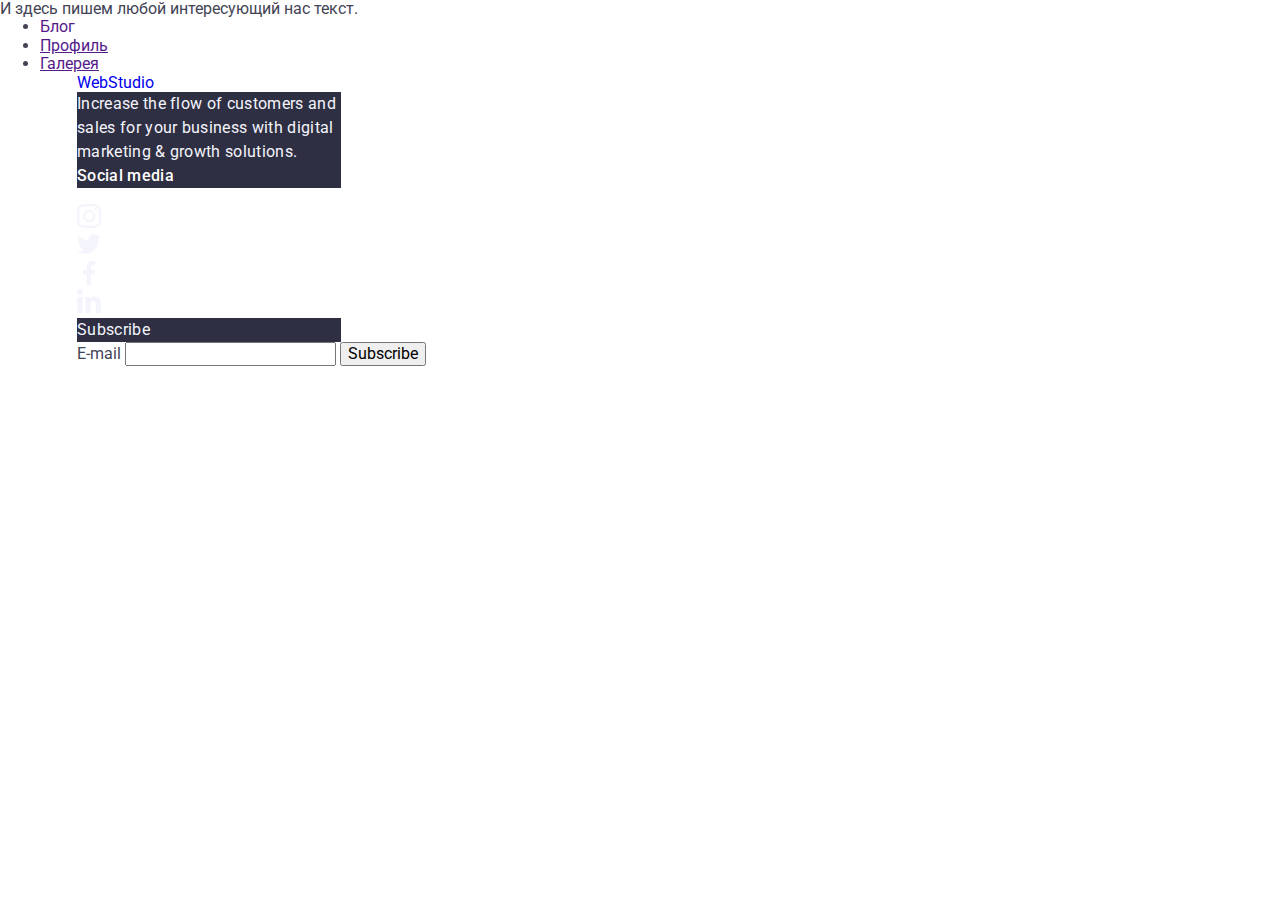
<file: test.html>
<!DOCTYPE html>
<html lang="en"> 
<head>
<meta charset="UTF-8">
<meta http-equiv="X-UA-Compatible" content="IE=edge">
<meta name="viewport" content="width=device-width, initial-scale=1.0">
<title>Как создать веб страницу?</title>
<link rel="preconnect" href="https://fonts.googleapis.com">
<link rel="preconnect" href="https://fonts.gstatic.com" crossorigin>
<link rel="stylesheet" href="https://cdnjs.cloudflare.com/ajax/libs/modern-normalize/1.1.0/modern-normalize.min.css">


<link href="https://fonts.googleapis.com/css2?family=Raleway:wght@800&display=swap" rel="stylesheet">
<link href="https://fonts.googleapis.com/css2?family=Roboto:wght@400;500;700&display=swap" rel="stylesheet">

<!-- <link rel="stylesheet" href="./css/styles.css"> -->
<link rel="stylesheet" href="./css/test.css">
</head>

<body>
<!--  ============== BUTTONS UNDERLINE ============ -->
    <div class="buttons">
    И здесь пишем любой интересующий нас текст.
    <ul class="menu">
        <li class="menu-item">
        <a href="" class="menu-link link">Блог</a>
        </li>

        <li class="menu-item">
            <a href="" class="menu-link prof">Профиль</a>
        </li>

        <li class="menu-item">
            <a href="" class="menu-link galery">Галерея</a>
        </li>
    </ul>
    </div>

<!--  =============== MODAL WINDOW  ================ -->

<!-- <div class="modal">
   <form class="modal-form">
    <p>Leave your contacts and we will call you back</p>

    <label class="modal-form-field">
    <span class="modal-form-input-desk">Name</span>
    <span class="modal-form-input-wraper">
         <input 
          type="text" 
          name="user_name" 
          class="modal-form-input" 
          required 
          pattern="^[a-zA-Zа-яА-Я]+" 
          minlength="2">
        <svg class="modal-form-input-icons" width="26" height="26">
            <use href="./images/icons.svg#icon-name-1"></use>
        </svg>
    </span>
    </label>

    <label class="modal-form-field">
        <span class="modal-form-input-desk text">Phone</span>
        <span class="modal-form-input-wraper">
        <input type="tel" 
        name="user_phone" 
        class="modal-form-input" 
        required 
        pattern="[0-9]{3}-[0-9]{3}-[0-9]{2}-[0-9]{2}"
        title="xxx-xxx-xx-xx">
        <svg class="modal-form-input-icons" width="18" height="18">
            <use href="./images/icons.svg#icon-tel-1"></use>
        </svg> 
        </span>
    </label>

    <label class="modal-form-field">
        <span class="modal-form-input-desk">Email</span>
        <span class="modal-form-input-wraper">
        <input type="text" class="modal-form-input">
        <svg class="modal-form-input-icons" width="18" height="18">
            <use href="./images/icons.svg#icon-mail-1"></use>
        </svg>
        </span>
    </label>

    <label class="modal-form-field">
        <span class="modal-form-input-desk">Comment</span>
        <textarea
        name="user-message"
        class="modal-forn-message"
        placeholder="Text input"
        ></textarea>
        <input type="text" class="modal-form-input" placeholder="Text input" />
    </label>

    <input id="user-policy" type="checkbox" name="user_policy" class="modal-form-check">
    <label for="user-policy"  class="modal-form-check-desc">I accept the terms and conditions of the <a href="">Privacy Policy</a>
    </label>

    <button type="submit" class="modal-form-submit">Send</button>
</form>
</div>
</div> -->



<!--                     ////////////////////////     -->


<footer class="footer-site">
    <div class="footer-container container">

        <div class="footer-left">
            <a class="futer-logo-link link" href="./index.html">Web<span class="span-logo">Studio</span></a>
            <p class="footer-text text">Increase the flow of customers and sales for your business with digital
                marketing & growth solutions.</p>
        </div>

        <div class="footer-right">
            <p class="social-media footer-text text">Social media</p>

            <ul class="cardconten-futer list">
                <li class="li-footer"><a class="socials-link link" href="https://instagram.com" target="_blank"
                        rel="noopener noreferrer" aria-label="Instagram icon">
                        <svg class="socials-icon-footer" width="24" height="24">
                            <use href="./images/footer-icons.svg#icon-instagram-2"></use>
                        </svg>
                    </a>
                </li>

                <li class="li-footer"><a class="socials-link link" href="https://instagram.com" target="_blank"
                        rel="noopener noreferrer" aria-label="Instagram icon">
                        <svg class="socials-icon-footer" width="24" height="24">
                            <use href="./images/footer-icons.svg#icon-twitter-1"></use>
                        </svg>
                    </a>
                </li>

                <li class="li-footer"><a class="socials-link link" href="https://instagram.com" target="_blank"
                        rel="noopener noreferrer" aria-label="Instagram icon">
                        <svg class="socials-icon-footer" width="24" height="24">
                            <use href="./images/footer-icons.svg#icon-facebook-1"></use>
                        </svg>
                    </a>
                </li>

                <li class="li-footer"><a class="socials-link link" href="https://instagram.com" target="_blank"
                        rel="noopener noreferrer" aria-label="Instagram icon">
                        <svg class="socials-icon-footer" width="24" height="24">
                            <use href="./images/footer-icons.svg#icon-linkedin-1"></use>
                        </svg>
                    </a>
                </li>
            </ul>

        </div>

        <div class="footer-right-next">
            <p class="footer-subscribe footer-text text">Subscribe</p>

            <label class="modal-form-field">
                <span class="footer-form-input-desk">E-mail</span>
                <span class="footer-form-input-wraper">
                    <input type="text" class="modal-form-input">
                </span>
            </label>

            <button type="submit" class="footer-form-submit">Subscribe</button>
        </div>
    </div>
</footer>
<!-- Вся твоя розмітка, включно з розміткою модалки -->
<!-- Ставимо перед закриваючим тегом body -->
<script src="./js/modal.js"></script>
</body>
</html>
</file>
<file: css/styles.css>
:root {
        --navy-blue: #2E2F42;
        --slate-text:#434455;
        --base-wait-color: #ffffff;
        --iris: #4D5AE5;
        --cornflower:#E7E9FC;
        --cloud:#f4f4fd;
        --ocean:#404BBF;
        --card-set-gap: 20px;
        --border-color: #e7e9fc;
        --card-shadow: 0px 2px 1px -1px rgba(0, 0, 0, 0.2),
                0px 1px 1px 0px rgba(0, 0, 0, 0.14), 0px 1px 3px 0px rgba(0, 0, 0, 0.12);
        --clients-icon-color: #8E8F99;
        --socials: #31d0aa;
        --transition-duration-and-func: 250ms linear;
        --animation: 250ms cubic-bezier(0.4, 0, 0.2, 1);
        --modal-color: #FCFCFC;
        }

*,
*::before,
* ::after {
box-sizing: border-box;
}

body {
        font-family: Roboto, sans-serif;
        color: var(--slate-text);
        background-color: var(--base-wait-color);
}

h1,
h2,
h3,
h4,
h5,
h6,
p,
ul {
    margin: 0;
}

.ul {
    margin-top: 0;
    margin-bottom: 0;
    padding-left: 0;
}

.list {
    list-style:none;
    padding: 0;
}

.link {
    text-decoration: none; 
}

.text {
        font-family: 'Roboto';
        font-style: normal;
        font-weight: 400;
        font-size: 16px;
        /* line-height: 24px; */
        line-height: 1.5;
        letter-spacing: 0.02em;
        color: var(--slate-text); 
}
img {
    display: block;
}
.divheadindex {
     display: flex;
} 

.container {
    width: 1158px;
    padding-left: 15px;
    padding-right: 15px;
    align-items: center;
    margin-left: auto;
    margin-right: auto;
}  
h3 {
    /* font-family: 'Roboto';
    font-style: normal; */
    font-weight: 500;
    font-size: 20px;
    line-height: 24px;
    /* identical to box height, or 120% */
    text-align: center;

    letter-spacing: 0.02em;

    /* NAVY BLUE */

    color: var(--navy-blue);

    margin-bottom: 8px;
}

.visually-hidden {
    position: absolute;
    width: 1px;
    height: 1px;
    margin: 1px;
    padding: 0;
    border: 0;
    clip: rect(0 0 0 0);
}
 /* ---------------------------------- PAGE - HEADER ------------ */
 
 .page-header {  
    /* border-bottom: 1px solid #e7e9fc; */

box-shadow: 0px 2px 1px rgba(46, 47, 66, 0.08), 0px 1px 1px rgba(46, 47, 66, 0.16), 0px 1px 6px rgba(46, 47, 66, 0.08); 
  }

   .page-nav {
    display: flex;
    align-items: center; 
    margin-right: auto;
 }   


 .logoone {
     font-family: Raleway, sans-serif;
     font-weight: 800;
     font-size: 18px;
     line-height: 1.17;
     letter-spacing: 0.03em;
     text-transform: uppercase;
     color: var(--iris);
     margin-right: 76px;
 }

 .logoone > .span-logo-header {
     color: var(--navy-blue);
 } 

   

   /* .menu-link {
    position: relative;
    padding-top: 24px;
    padding-bottom: 24px;
    font-weight: 500;
    display: block;
    font-size: 16px;
    line-height: 1.5;
    letter-spacing: 0.02em;
    color: var(--navy-blue);  
    transition: color 250ms cubic-bezier(0.4, 0, 0.2, 1);
 }   */


.menu-link.first {
    /* color:#404BBF; */
    color: var(--navy-blue);
} 

 /* .contact-link {
 
        font-weight: 400;
        /* display: block; */
        /* font-size: 16px;
        line-height: 1.5;
        letter-spacing: 0.02em;
        color: var(--slate-text); 
        transition: color 250ms cubic-bezier(0.4, 0, 0.2, 1);  */
       
    /* }   */

  
.menu-link:hover,
.menu-link:focus {
    color: var(--ocean); 
    transition: color 500ms cubic-bezier(0.4, 0, 0.2, 1);
}  

.contact-link:hover,
.contact-link:focus {
    color:var(--ocean);
}


/* /////////////////  INDEX - HTML TEST  HEADER  START 14.05.23  //////////////////////// */

/* 0px - 767px */
 @media screen and (max-width: 767px) {
    .divheadindex {
        max-width: 480px;
            align-items: center;
            /* justify-content: space-between; */
            padding: 0 15px;
        }

     .container {
        max-width: 480px;
        padding-top: 12px;
    } 
     
    .menu {
        display: none;
    } 
    
    .contact-link {
        font-size: 36px;
        color: var(--slate-text);
         }
}

  

   .menu-toggle {
       min-height: 40px;
       min-width: 40px;
       display: flex;
       align-items: center;
       justify-content: center;
       margin: 0;
       padding: 0;
       background-color: var(--biggest-text-color);
       cursor: pointer;
       border: none;
       border-radius: 50%;
       outline: none;
       padding-top: 24px;
       padding-bottom: 24px;
   } 
   
   
   /* =================      767px 1199px   ====================*/
@media screen and (min-width: 768px) {
    .menu-link.first {
            color:#404BBF;
        }

    .menu-link {
        position: relative;
        padding-top: 24px;
        padding-bottom: 24px;
        font-weight: 500;
        display: block;
        font-size: 16px;
        line-height: 1.5;
        letter-spacing: 0.02em;
        color: var(--navy-blue);
        transition: color 250ms cubic-bezier(0.4, 0, 0.2, 1);
    }
                
    .contact-link {
    
            font-weight: 400;
            /* display: block; */
            font-size: 16px;
            line-height: 1.5;
            letter-spacing: 0.02em;
            color: var(--slate-text);
            transition: color 250ms cubic-bezier(0.4, 0, 0.2, 1);
    
        }

    .menu-toggle {
        display: none;
    }
    .page-nav > .menu {
        display: flex;
        gap: 40px;
        margin-right: auto;
    } 
        .address>.list {
            font-style: normal;
            /* display: flex; */
            gap: 40px;
            align-items: center;
            list-style: none;
        }

 /* ====   underline  ==== */
.menu-link.first::after {
    content: '';
    position: absolute;
    left: 0;
    bottom: 0;
    display: block;
    width: 100%;
    height: 4px;
    background-color: #404BBF; 
                /* transition: transform 500ms cubic-bezier(0.4, 0, 0.2, 1); */
    }            /* border-radius: 2px;*/
}
 /* =================      > 1199px   ====================*/
@media screen and (min-width: 1199px) {
    .address>.list {
        display: flex;
    }
}
/* /////////////////  INDEX - HTML TEST HEADER END  //////////////////////// */
/* .hero-image {
    background-image: linear-gradient(rgba(46, 47, 66, 0.7), rgba(46, 47, 66, 0.7)), url('../images/people-office.jpg'); */
    /* max-width: 1440px; */
    /* height: 600px; */
    /* background-position: center;
    margin-left: auto;
    margin-right: auto;
    background-repeat: no-repeat;
    background-size: cover;
    text-align: center;
    padding: 188px 0;
    margin-bottom: 96px; */
   

/* } */

 .hero-imag-name {
    text-align: center;
    margin-left: auto;
    margin-right: auto; 
    max-width: 320px;
    margin-bottom: 72px; 
font-size: 36px;
line-height: 1.07;
text-align: center;
letter-spacing: 0.02em;
color: var(--base-wait-color);
} 

.btn {
    border: none;
    display: block;
    min-width: 169px;
    height: 56px;
    border-radius: 4px;
    text-align: center;
    margin-left: auto; 
    margin-right: auto;
    /* margin: 48px 356px  188px 635px; */
    color: var(--base-wait-color);
    background-color: var(--iris);
    font-family: "Roboto", sans-serif;
    font-weight: 500;
    font-size: 16px;
    line-height: 1.5;
    letter-spacing: 0.04em;
    cursor: pointer;

    box-shadow: 0px 4px 4px rgba(0, 0, 0, 0.15);
    border-radius: 4px;
        transition: background-color 250ms cubic-bezier(0.4, 0, 0.2, 1);        
}

.btn:hover,
.btn:focus {
background-color: var(--ocean); 
}
/* ===========  MOBILE MENU  ================================ */
 .mobile-menu.is-open {
     opacity: 1;
     visibility: visible;
     pointer-events: auto;
     color: crimson;
 }

.mobile-menu-container {
    position: relative;
    margin-bottom: 284px;
    WIDTH: 320px;
}

.mobile-menu {
    /* max-width: 320px; */
    display: flex;
    flex-wrap: wrap;
    /* flex-direction: column;
  gap: 40px;
  padding: 0;
  margin-bottom: auto;
  list-style: none; */
}

.mobile-menu-nav {
    padding: 0;
}


/* .mobile-cardcontent {
    position: relative;
    display: flex;
    gap: 56px; */
    /* max-height: 24px; */
    /* background-position: center;
    margin-top: 48px;
} */



.mobile-menu-contact-list {
    list-style: none;
    padding: 0;
    text-decoration: none;
    position: relative;

}

.container {
    padding: 0;
    /* margin-left: 40px; */
}
/* ============================    TEST HERO   ================= */
/* .hero-image {
    width: 768px;
}  */
/* 320 < Screen <480 */
/* @media only screen and (max-width: 480px) { */
    /* .container {
            width: 480px;
            padding-left: 15px;
            padding-right: 15px;
            align-items: center;
            margin-left: auto;
            margin-right: auto;
        } */


@media only screen and (max-width: 768px) { 
    .hero-image {
        /* width: 428px;    */
        /* min-width: 320px; */
        background-size: cover;
        background-position: center;

        background-image: linear-gradient(rgba(46, 47, 66, 0.7), rgba(46, 47, 66, 0.7)), url('../images/hero/image428.png');
        
                margin-left: auto;
                margin-right: auto;
                padding-top: 112px;
                padding-bottom: 112px;
                background-repeat: no-repeat;
                background-size: cover;
                text-align: center;
                /* padding: 188px 0; */
                /* margin-bottom: 96px; */
    }

     @media (min-device-pixel-ratio: 2), (-webkit-min-device-pixel-ratio: 2),
    (min-resolution:192dpi),
    (min-resolution: 2dppx) { 
        .hero-image {  
            /* width: 480px;  */
            /* background-image: url(../images/hero/image428@x2.png); */
        background-image: linear-gradient(rgba(46, 47, 66, 0.7), rgba(46, 47, 66, 0.7)), url('../images/hero/image428@x2.png');
        /* background-color: chocolate; */
        }
    }
 }  


@media only screen and (min-width: 768px) {  
.hero-image {
        /* display: flex; */
        flex-wrap: wrap;
        justify-content: center;
        
        background-image: linear-gradient(rgba(46, 47, 66, 0.7), rgba(46, 47, 66, 0.7)), url('../images/hero/mage768.jpg');
            /* width: 768px; */
            background-position: center;
            margin-left: auto;
            margin-right: auto;
            background-repeat: no-repeat;
            background-size: cover;
            text-align: center;
            padding: 120px 0;
}
  @media (min-device-pixel-ratio: 2), (-webkit-min-device-pixel-ratio: 2),
       (min-resolution:192dpi),
       (min-resolution: 2dppx) {
    .hero-image {
            /* background-image: url(../images/hero/mage768@2x.jpg); */
            background-image: linear-gradient(rgba(46, 47, 66, 0.7), rgba(46, 47, 66, 0.7)), url('../images/hero/mage768@2x.jpg');
        }
               
                                 
}
}

@media only screen and (min-width: 1199px) {
    .container {
            min-width: 1158px; 
            padding-left: 15px;
            padding-right: 15px;
            align-items: center;
            margin-left: auto;
            margin-right: auto;
        } 
    .hero-image {
        max-width: 1440px; 
        background-image: linear-gradient(rgba(46, 47, 66, 0.7), rgba(46, 47, 66, 0.7)), url('../images/hero/dark-bg_desktop.jpg'); 
    }

    @media (min-device-pixel-ratio: 2), (-webkit-min-device-pixel-ratio: 2),
    (min-resolution:192dpi),
    (min-resolution: 2dppx) {
        .hero-image {
            background-image: linear-gradient(rgba(46, 47, 66, 0.7), rgba(46, 47, 66, 0.7)), url('../images/hero/dark-bg_desktop@2x.jpg');
        }

                
    }

        .hero-imag-name {
            margin-left: auto;
            margin-right: auto;
            max-width: 768px;
            margin-bottom: 48px;
            font-size: 56px;
            line-height: 1.07;
            text-align: center;
            letter-spacing: 0.02em;
            color: var(--base-wait-color);
        }
 }

/* /////////////////  INDEX - HTML TEST //////////////////////// */
/*  ////////////// --- -- INDEX -- SECTION 2 ---//////////////////  */

/* .visually-hidden {
    position: absolute;
    white-space: nowrap;
    width: 1px;
    height: 1px;
    overflow: hidden;
    border: 0;
    padding: 0;
    clip: rect(0 0 0 0);
    clip-path: inset(50%);
    margin: -1px;
}

.section-two-no-name {
    padding-top: 120px;
    padding-bottom: 120px;
    
}

.icon-box {
display: flex;
align-items: center;
justify-content: center;
height: 112px;
background-color: #f4f4fd;
border-radius: 4px;
margin-bottom: 8px;
} */

/* =========================   TEST   ===================================== */
/* =====================  SECOND-SECTION   ================================ */
/* ========= MOBILE ======= ????? */

@media screen and (max-width: 768px) {
    .section-two-no-name {
            padding-top: 96px;
            padding-bottom: 96px;
        }
     .container { 
      max-width: 480px; 
      display: flex;
      flex-wrap: wrap;
  } 
} 

.list-sekond-section {
    margin-left: 16px;
    margin-right: 16px;
    /* width: 396px; */
    width: 100vw;
    display: flex;
    flex-wrap: wrap;
    gap: 72px 24px;
    justify-content: center;
}
.section-two-elem {
    display: flex;
    justify-content: center;
    gap: 15px;
    width: 100%;
    flex-basis: calc((100% - 3 * 24px) / 1 );
}

.name-sektion-elem {
    font-weight: 700;
    font-size: 36px;
    display: flex;
    align-items: center;
    justify-content: center;
    margin-bottom: 8px;  
    line-height: 1.2; 
}

.icon-two-section {
    display: none;
}
.section-two-text {
    width: 100%;
    font-weight: 500;
} 

/* ======== TABLET  SECOND-SECTION  ================ */
@media screen and (min-width: 768px) and (max-width: 1199px) {
    .container { 
        max-width: 768px;
        display: flex;
        flex-wrap: wrap; 
        /* gap: 24px;  */
        /* padding-top: 96px;
        padding-bottom: 96px; */
     }   

          .section-two-no-name {
              padding-top: 96px;
              padding-bottom: 96px;
          }
.section-two-elem {
    display: flex;
    justify-content: center;
    gap: 15px; 
            width: 100%; 
     margin-bottom: 48px;
    flex-basis: calc((100% - 2 * 24px) / 2); 
    
            } 
    .list-sekond-section {
        margin-left: 16px;
        margin-right: 16px;
            width: 100vw;
            /* width: 356px;  */
            display: flex;
            flex-wrap: wrap;
            gap: 72px 24px;
        }




.icon-two-section {
        display: none;
    }

    .name-sektion-elem {
        /* display: block; */
        font-weight: 700;
            font-size: 36px;
            line-height: 1.2;
        align-items: flex-start;
        justify-content: flex-start;
        margin-bottom: 8px;
    }
}


   .section-two-text {
       width: 100%;
       line-height: 1.5;
      font-weight: 500;
       /* flex: none;
        order: 1;
        align-self: stretch;
        flex-grow: 0 */
   }

/* =======  DESCTOP SECOND-SECTION ===================== */

@media only screen and (min-width: 1199px) {
    .section-two-no-name {
        padding-top: 120px;
        padding-bottom: 120px;
    }
    .list-sekond-section {
        width: 100%;
      /* width: 356px; */
        display: flex;
        flex-wrap: wrap;
        gap: 72px 24px;
        /* padding-bottom: 120px; */
    }

    .section-two-elem {
        display: flex;
        justify-content: center;
        gap: 15px;
        width: 100%;
        flex-basis: calc((100% - 3 * 24px) / 4);
    }


    .icon-box {
        display: flex;
        align-items: center;
        justify-content: center;
        height: 112px;
        background-color: #f4f4fd;
        border-radius: 4px;
        margin-bottom: 8px;
        fill: #f4f4fd;
        color: #FFFFFF;
    }

    .icon-two-section {
        display: block;
        /* outline: 0 none;
    fill: #f4f4fd; */
    }

         .name-sektion-elem {
             font-weight: 500;
             font-size: 20px;
             line-height: 1.5;
             align-items: flex-start;
             justify-content: flex-start;
             margin-bottom: 8px;
         }
                 .section-two-text {
                     width: 100%;
                     /* font-family: 'Roboto';
            font-style: normal;*/
                     font-weight: 400;
                     /* font-size: 16px;
            line-height: 1.5; */
                 }

}

.section-two-elem {
    display: block;

}




/*  //////////////-- INDEX -- SECTION 3  mobile,tablet=0  ---//////////  */

@media screen and (max-width: 768px) {
    .section-three {
            display: none;
        }
    
}

@media screen and (max-width: 1199px) {
    .section-three {
            display: none;
        }

                .name-sektion-fo {
                    margin-left: auto;
                    margin-right: auto;
                }
}
@media screen and (min-width: 1199px){
.section-three {
    padding-bottom: 120px; 
    width: 1128;
  }
}

.name-sektion-two,
.name-sektion-three,
.name-sektion-fo,
.name-section-five {
    margin-bottom: 72px;
    text-align: center;
    font-size: 36px;
    font-weight: 700;
    line-height: 1.1;
    text-align: center;
    letter-spacing: 0.02em;
    text-transform: capitalize;
    color: var(--navy-blue);
}
.tree-list {
    display: flex;
    gap: 24px;
    padding: 0;
}

/*  /////////   INDEX   SECTION 4  ////////////  */
/*  ////////////////////  SECTION FO "Our Team" //////////////////////// !! */
.section-fo-list-elem {
    display: block;
    background-color: var(--base-wait-color);
    box-shadow: 0px 1px 6px rgba(46, 47, 66, 0.08), 0px 1px 1px rgba(46, 47, 66, 0.16), 0px 2px 1px rgba(46, 47, 66, 0.08);
    border-radius: 0px 0px 4px 4px;
    margin-bottom: 64px;

}
.cardcontent {
    display: flex;
    gap: 24px;
    /* row-gap: 74px; */
    /* max-height: 24px; */
    justify-content: center;
    background-position: center;
    margin-top: 8px;
}

.section-fo-list {
    /* min-width: 764px; */
    display: flex;
    flex-wrap: wrap;
    justify-content: center;
    gap: 24px;
    padding: 0;
    /* width: calc((100% - 24px) / 2)  */
}


@media screen and (max-width: 768px) {
    .ourteam-container {
        width: 428px;
    }

         .section-fo-list-elem {
            margin-bottom: 72px;
        } 
} 

@media screen and (min-width: 768px) and (max-width: 1199px) {
    .list-ouer {
         list-style: none;
         padding: 0;
        }

    .ourteam-container {
        width: 582px;
    }

}

.section-fo {
    padding-top: 120px;
    padding-bottom: 120px;
    background-color: #f4f4fd;

}

/* .section-fo-list-elem {
    display: block;
    background-color: var(--base-wait-color);
    box-shadow: 0px 1px 6px rgba(46, 47, 66, 0.08), 0px 1px 1px rgba(46, 47, 66, 0.16), 0px 2px 1px rgba(46, 47, 66, 0.08);
    border-radius: 0px 0px 4px 4px;
    margin-bottom: 64px;

}  */


@media screen and (min-width: 768px) and (max-width: 1199px) {

    .name-sektion-fo-elem {
        margin-bottom: 8px;
        text-align: center;

    }

}

.name-worker {
    padding: 32px 0;
    border-radius: 0px 0px 4px 4px;
}

.section-fo .text {
    letter-spacing: 0.02em;
    text-align: center;
    margin-bottom: 8px;
}
/* //////////////////////////////////////////////////////////////// */

/* ////////////////  CUSTOMERS LIST  5 SECTION ////////////// */

.client-list {
    display: flex;
    flex-wrap: wrap;
     gap: 16px;
    row-gap: 72px; 
    justify-content: center;
    /* gap: 24px;; */
}

.client-link {
    display: flex;
    align-items: center;
    justify-content: center;
    width: 168px;
    height: 88px;
    border: 1px solid var(--clients-icon-color);
    border-radius: 4px;
    color: #8e8f99;
    transition: color var(--animation), border var(--animation);
}
.customers {
    text-align: center;
    font-family: 'Roboto';
    font-style: normal;
    margin-bottom: 72px;
    font-size: 36px;
    letter-spacing: 0.02em;
    color: #2E2F42;
    line-height: 1.1;
    margin-left: auto;
        margin-right: auto;
}

.customer {
    padding-top: 96px;
    padding-bottom: 96px;
}
@media screen and (max-width: 768px) {
    /* .client-list {
        column-gap: 16px;
        display: flex;
        flex-wrap: wrap;
        gap: 72px;
        row-gap: 72px; 
        justify-content: center;
        gap: 24px;
        padding: 0 20px;
        } */

    .client-link {
            width: 190px; 
        }

    .customer-container {
            width: 428px;
        }
} 
/* .client-list {
    column-gap: 16px;
} */

@media screen and (min-width: 768px) and (max-width: 1199px) {
    /* .list {
        padding: 0 20px;
    } */
   mer-container {
        width: 582px;
    }

        .client-list {
            column-gap: 24px;
            padding: 0 20px;
        }
    
}


@media screen and (min-width: 1199px) {

    .client-list {
            gap: 24px;
            justify-content: center;
        }
    
        .custo
    .customer {
            padding-top: 100px;
            padding-bottom: 100px;
        }

} 


.client-link:hover,
.client-link:focus {
    border-color: 1px solid var(--ocean);
    color: var(--ocean);
   
}

.client-icons {
    fill: currentColor; 
}

/* ////////////////  PORTFOLIO - HTML  ////////////// */

.menu-link.current::after {
            content: '';
            position: absolute;
            left: 0;
            bottom: 0;
            display: block;
            width: 100%;
            height: 4px;
            background-color: #404BBF;
            transition: color 250ms cubic-bezier(0.4, 0, 0.2, 1);
            border-radius: 2px;
}

.menu-link.current {
    color: #404BBF;
}
.portfolio-buttons {
    padding-top: 96px;
    padding-bottom: 120px;
    /* width: 1128; */
}

.pmainlist {
    display: flex;
    justify-content: center;
    gap: 24px;
    margin-bottom: 72px;
}

.btn-port {
    padding: 12px 24px;
    border: 1px solid var(--border-color);
    color: var(--iris);
    background-color: var(--cloud);
    font-family: Roboto, sans-serif;
    font-style: normal;
    font-weight: 500;
    font-size: 16px;
    line-height: 1.5;
    /* identical to box height, or 150% */
    text-align: center;
    letter-spacing: 0.04em;
    cursor: pointer;
    border-radius: 4px;
    transition: color 250ms cubic-bezier(0.4, 0, 0.2, 1), box-shadow 250ms cubic-bezier(0.4, 0, 0.2, 1), background-color 250ms cubic-bezier(0.4, 0, 0.2, 1), border 250ms cubic-bezier(0.4, 0, 0.2, 1) ; 
}

.btn-port:hover,
.btn-port:focus {
    box-shadow:0px 3px 1px rgba(0, 0, 0, 0.1), 0px 2px 1px rgba(0, 0, 0, 0.08), 0px 2px 2px rgba(0, 0, 0, 0.12);
    color: var(--base-wait-color);
    background-color: var(--ocean); 
    border: 1px solid transparent;
}


/*   //////////  PORTFOLIO  SECOND-SECTION   ////////  */
.port-item {
    display: flex;

}

.card-set {
    display: flex;
    /* align-items: center; */
    flex-wrap: wrap;
    column-gap: 24px;
    row-gap: 48px;
}

.port-link {
    transition: box-shadow var(--animation); 
}
.port-link:hover,
.port-link:focus {
    box-shadow: var(--card-shadow); 
    
    
}
 
.port-link:hover .paragraf-overlay,
.port-link:focus .paragraf-overlay {
transform: translate(0, 0); 
} 

.card-content {
    padding: 32px 16px;
    border: 1px solid var(--cornflower);
    border-top: none;
}

.card-heading {
    font-family: 'Roboto';
    font-style: normal;
    font-weight: 500;
    font-size: 20px;
    line-height: 24px;
    margin-bottom: 8px;
    /* identical to box height, or 120% */
    
    letter-spacing: 0.02em;
    color: var(--navy-blue);
    margin-bottom: 8px;
}

.card-text {
        font-size: 16px;
        line-height: 1.5;
        letter-spacing: 0.02em;
        color: var(--slate-text);
}

.portfolio-block {
    position: relative;
    overflow: hidden; 
} 


.paragraf-overlay {
    display: flex;
    top: 0;
    left: 0;
    width: 100%;
    height: 100%;

    line-height: 1.5;
    letter-spacing: 0.02em;

position: absolute;
text-align: left;
color: var(--cloud);
background: var(--iris);
padding: 40px 32px;
transform: translate(0, 100%);
transition: transform var(--animation);

}

.soc-link {
    width: 100%;
    height: 100%;
    background-color: var(--iris);
    border-radius: 50%;
    display: flex;
    gap: 16px;
    align-items: center;
    justify-content: center;
    transition: background-color 250ms cubic-bezier(0.4, 0, 0.2, 1);
}

.soc-link:hover,
.soc-link:focus {
    background-color: var(--ocean);
}

/*  ////////////////   FUTER  ///////////////////  */

 .footer-site {
    background-color: var(--navy-blue);
    padding-top: 100px;
    padding-bottom: 96px; 
} 


.footer-container {
display: flex; 
align-items: baseline;
/* gap: 24px; */
}
/* ===============  FOOTER  ======================== */
.footer-form-input {

    font-weight: 400;
    font-size: 16px;
    line-height: 24px;
    color: #FFFFFF;
    letter-spacing: 0.04em;

    outline: none;
    width: 264px;
    height: 40px;
    padding-left: 12px;
    font-style: #FFFFFF;
    border: 1px solid #FFFFFF;
    filter: drop-shadow(0px 4px 4px rgba(0, 0, 0, 0.15));
    border-radius: 4px;
    background-color: var(--navy-blue);
}
@media screen and (max-width: 768px) {
    .footer-form-input {
            width: 398px;
        }

.footer-container {
        width: 428px;
        margin-left: auto;
        margin-right: auto;
        
    display: flexbox;
    justify-content: center;
    flex-direction: column;
    margin-left: auto;
    margin-right: auto;
    align-items: center;
}

.social-media,
.subscribe-media {
    /* align-items: center; */
    margin-left: auto;
    margin-right: auto;  
}
.contact-futer { 
    flex-direction: column;
    align-items: center;
}

.footer-button-subscribe {
    margin-left: 50px;
}

.social-media,
.subscribe-media {
    text-align: center; 
}

.futer-logo-link {
    text-align: center;
}

.footer-left {
    /* margin-right: 120px; */
    margin-bottom: 50px; 
}

.footer-right {
    /* margin-right: 80px; */
    margin-bottom: 50px;                      
}
}

@media screen and (min-width: 768px) and (max-width: 1199px) {
 .footer-container {
            width: 582px;
            flex-wrap: wrap;
                }

.footer-left {
        margin-bottom: 72px;
        margin-right: 24px;
    } 
    

}

@media screen and (min-width: 1199px) {

    .footer-site {
            background-color: var(--navy-blue);
            padding-top: 100px;
            padding-bottom: 100px;
        }
    .footer-container {
            width: 1158px;
        
        }

.footer-left {
    margin-right: auto;  
    margin-left: auto;                    
    /* margin-bottom: 50px;  */
}
.footer-right {
    margin-right: 80px;
    /* margin-bottom: 50px;                */
        }
}
/* ======================================== */
.footer-site .logo{
display: inline-block;
}

.futer-logo-link {
    /* display: inline-block; */
    font-family: Raleway, sans-serif;
    font-weight: 800;
    font-size: 18px;
    line-height: 1.17;
    letter-spacing: 0.03em;
    text-transform: uppercase;
    color: var(--iris);
    display: block;
    margin-bottom: 16px;

    /* padding-left: 52px; */
    /* text-align: center; */
}
.footer .logo:hover,
.footer .logo:focus {
    color: var(---base-wait-color);
}


.span-logo {
    color: var(--cloud);
}

.span-logo:hover
.span-logo:focus {
    color: var(--iris);
}

.footer-text {
        /* font-family: 'Roboto'; */

        /* font-style: normal;
        font-weight: 400;
        font-size: 16px;
        line-height: 1.5; */
    
        /* letter-spacing: 0.02em; */

        max-width: 264px;
        color:var(--cornflower);
        /* text-decoration: none;       */
}

/* .footer-left {
    margin-right: 120px;                      
    margin-bottom: 50px; 
} */



.social-media,
.subscribe-media {
font-weight: 500;
color: var(--base-wait-color);
margin-bottom: 16px;

/* text-align: center; */
}


 .cardconten-futer {
        display: flex;
        gap: 16px; 
        justify-content: center;
        background-position: center; 
        padding: 0;
}   


.li-footer {
    height: 40px;
    width: 40px;
}


.socials-link {
    width: 100%;
    height: 100%;
    background-color: var(--iris);
    border-radius:50%;
    display: flex;
    gap: 16px;
    align-items: center;
    justify-content: center;
    transition: background-color  var(--animation);
}

.socials-link:hover,
.socials-link:focus {
    background-color:var(--socials);
}


.socials-icon-footer {
 width: 24px;
 height: 24px;
 fill:var(--cloud);
}

.socials-icon {
    width: 16px;
    height: 16px;
    fill: var(--cloud);
}

/* =====================  right second block ============== */


.footer-form-input::placeholder  {
    color:#FFFFFF;
    font-size: 12px;
}
/* .footer-right-next {
    position: inline;
    display: block;
    outline: #31d0aa;
    background-color: #31d0aa;
} */

.contact-futer {
    display: flex;
    gap: 22px;
    /* flex-direction: column; */
}

.footer-button-subscribe {
display: flex;
align-items: center;
justify-content: center;
font-weight: 500;
font-size: 16px;
line-height: 1.5;
letter-spacing: 0.04em;
gap: 16px;
width: 165px;
height: 40px;
color: #FFFFFF;
cursor: pointer;
border-radius: 4px;
border-color: transparent;
background-color: var(--iris);
transition: background-color var(--animation);
margin: 0;

}

.footer-button-subscribe:hover,
.footer-button-subscribe:hover {
    background-color: var(--ocean);
}

/* ---------- MODAL - WINDOW ----------------- */

.backdrop {
    position: fixed;
    top: 0;
    left: 0;
    /* z-index: 100; */
    width: 100%;
    height: 100%;
    background-color: rgba(0, 0, 0, 0.5); 
    transition: opacity 250ms cubic-bezier(0.4, 0, 0.2, 1), visibility 250ms cubic-bezier(0.4, 0, 0.2, 1);
}

.is-hidden {
    opacity:0;
    visibility:hidden; 
    pointer-events: none;
} 

.backdrop .is-hidden .modal {
    opacity: 0;
}

.modal {
    position: absolute;
    top: 50%;
    left: 50%;
    width: 408px;
    height: 584px;
    padding: 72px 24px 24px 24px;
    transform: translate(-50%, -50%);
    opacity: 1;
    background-color: var(--modal-color);
    box-shadow: 0px 1px 1px rgba(0, 0, 0, 0.14), 0px 1px 3px rgba(0, 0, 0, 0.12), 0px 2px 1px rgba(0, 0, 0, 0.2);
    border-radius: 4px;


    /* padding-top: 72px;
    padding-left: 24px;
    padding-right: 24px;
    padding-bottom: 24px; */

}


.modal-close-btn {

    position: absolute;
    top: 16px;
    right: 24px;
    display: flex;
    justify-content: center;
    align-items: center;
    width: 24px;
    height: 24px;
    border-radius: 50%;
    background-color: #E7E9FC;
    border: 1px solid rgba(0, 0, 0, 0.1);
    cursor: pointer;
    fill: #2E2F42;
    transition: fill 250ms cubic-bezier(0.4, 0, 0.2, 1), background-color 250ms cubic-bezier(0.4, 0, 0.2, 1);
}

.modal-close-btn:hover,
.modal-close-btn:focus {
    background-color: #404BBF;
    fill: #FFFFFF;

}
/* ===========  modal-form  ============ */
/* .modal-form { */
    /* display: flex; */
    /* flex-direction: column; */

    /* padding: 0 24px 0 24px; */
    /* margin-bottom: 16px; */
/* } */

.text-modal {
font-weight: 500;
text-align: center;
color: var(--navy-blue);

/* padding: 72px 24px 0 24px;  */
margin-bottom: 16px;

}

.modal-form-field {
display: block;
margin-bottom: 8px;
}


.madal-form-input-desk {
    display: block;
    font-weight: 400;
    font-size: 12px;
    line-height: 1.2;
    color: #8E8F99;
    margin-bottom: 4px;
}

.modal-form-wrapper {
position: relative;
} 

.modal-form-input {
    outline: none; 
    width: 100%;
    height: 40px;
    /* margin-bottom: 8px; */
    border: 1px solid rgba(46, 47, 66, 0.4);
    border-radius: 4px;
    padding-left: 42px;
    transition: border-color 250ms var(--navy-blue), fill 250ms var(--navy-blue);
}

.modal-form-icon {
    position: absolute;
    top: 3px;
    left: 16px;
    display: block;
    fill: var(--navy-blue);
}

.modal-form-input:focus + .modal-form-icon {
    fill: var(--iris); 
}

.modal-form-input:hover + .modal-form-icon {
    fill: var(--iris);
}

.modal-form-input:focus {
border-color: var(--iris);
}

.modal-form-input:hover {
    border-color: var(--iris);
}



.modal-form-message {
    
       font-family: 'Roboto';
        font-style: normal;
        font-weight: 400;
        font-size: 16px;
        margin-bottom: 16px;
        color: var(--navy-blue);
        /* identical to box height, or 117% */
    padding-top: 8px;
    padding-right: 8px;
    padding-bottom: 8px;
    padding-left: 16px;
        letter-spacing: 0.04em;
        /* color: rgba(46, 47, 66, 0.4); */

    /* outline: none; */
    resize: none;
    width: 100%;
    min-height: 120px;
    display: block;
        line-height: 1.2;
        border: 1px solid rgba(46, 47, 66, 0.4);
        
        border-radius: 4px;
        transition: border-color 250ms rgba(46, 47, 66, 0.4) ;
}

.modal-form-message::placeholder {
    font-size: 12px;
}

 .modal-form-message:hover {
outline: none;
border-color: var(--iris);
} 

.modal-form-check-desc::before {
    display: block;
    width: 16px;
    height: 16px;
    content: " ";
   
    border-radius: 2px;
    margin-right: 12px;
border: 1px solid rgba(46, 47, 66, 0.4); 

transition: border 2000 cubic-bezier(0.4, 0, 0.2, 1);
}

.modal-form-check-desc {
    display: flex;
    align-items: center;
    font-weight: 400;
    font-size: 12px;
    line-height: 14px;
    /* padding-left: 24px; */
    margin-bottom: 24px;
     letter-spacing: 0.04em;


cursor: pointer;

/* LIGHT SLATE */

/* color: #8E8F99;
color: var(--ocean); */
}

.modal-form-check:checked +.modal-form-check-desc::before {
    background-image: url("data:image/svg+xml,%3Csvg width='10' height='8' viewBox='0 0 10 8' fill='none' xmlns='http://www.w3.org/2000/svg'%3E%3Cpath d='M8.44558 0.255056C8.61838 0.089653 8.84834 -0.00178848 9.08693 2.65108e-05C9.32551 0.0018415 9.55407 0.0967713 9.72436 0.264784C9.89466 0.432797 9.99337 0.660752 9.99968 0.900549C10.006 1.14034 9.91939 1.37323 9.75816 1.55005L4.86357 7.70436C4.7794 7.79551 4.67782 7.86865 4.5649 7.91942C4.45198 7.97018 4.33003 7.99754 4.20636 7.99984C4.08268 8.00214 3.95981 7.97935 3.8451 7.93282C3.73038 7.88629 3.62618 7.81698 3.53872 7.72903L0.292827 4.46564C0.202435 4.38096 0.129933 4.27884 0.0796475 4.16537C0.0293621 4.05191 0.00232279 3.92942 0.000143182 3.80522C-0.00203643 3.68102 0.0206883 3.55765 0.0669613 3.44248C0.113234 3.3273 0.182108 3.22267 0.269473 3.13483C0.356838 3.047 0.460905 2.97775 0.575465 2.93123C0.690026 2.88471 0.812734 2.86186 0.936267 2.86405C1.0598 2.86624 1.18163 2.89343 1.29449 2.94398C1.40734 2.99454 1.50892 3.06743 1.59315 3.15831L4.16189 5.73967L8.42227 0.28219C8.42994 0.272694 8.43813 0.263635 8.4468 0.255056H8.44558Z' fill='%23F4F4FD'/%3E%3C/svg%3E ");
        background-position: center;
        background-repeat: no-repeat; 

        /* border-color: #31d0aa; */
        background-color: #404BBF;
        border: 1px solid #404BBF;
        border-radius: 2px; 
        background-size: 10px;
        transition: background-color 250ms cubic-bezier(0.4, 0, 0.2, 1), background-size 250ms cubic-bezier(0.4, 0, 0.2, 1);
        /* transition: beckground-color 2000ms cubic-bezier(0.075, 0.82, 0.165, 1), border-color cubic-bezier(0.075, 0.82, 0.165, 1), background-size cubic-bezier(0.075, 0.82, 0.165, 1); */
    /* opacity: 1;
    border: 2px  solid red; */
    /* background-image: url("../images/new/chec.svg");   */


}

.modal-form-check:fokus + .modal-form-check-desc::before {
    /* outline: 2px solid var(--iris);  */
    background-size: 10px; 

}

    /* .modal-form-submit { */
    /* +.modal-form-check-desc: :before */
    /* border: none;
    display: block;
    min-width: 169px;
    height: 56px;
    text-align: center;
    margin-left: auto;
    margin-right: auto; */
    /* margin: 48px 356px  188px 635px; */
    /* color: var(--base-wait-color); */

    /* background-color: var(--iris); */
    /* background-color: crimson; */
    /* font-family: "Roboto", sans-serif;
    font-weight: 500;
    font-size: 16px;
    line-height: 1.5;
    letter-spacing: 0.04em;
    cursor: pointer;

    box-shadow: 0px 4px 4px rgba(0, 0, 0, 0.15);
    border-radius: 4px; */
    /* transition: background-color 250ms cubic-bezier(0.4, 0, 0.2, 1), box-shadow 250ms cubic-bezier(0.4, 0, 0.2, 1); */

/* } */

/* 
.modal-form-submit:hover
.modal-form-submit:focus {
    background-color: var(--ocean);  
    background-color: brown;
}  */

.privacy-policy {
  color: var(--iris); 

}

/*   ====================================   menu mobile  ======================================*/ 

 /* @media (min-width: 768px) {
  .menu-toggle {
    display: none;
  }
}  */

/* .menu-toggle:hover,
.menu-toggle:focus {
  background-color: rgba(0, 0, 0, 0.1);
} */
/* .mobile-menu-icons {
  display: flex;
  justify-items: center;
  gap: 56px;
} */
/* .menu-container {
  display: flex;
  flex-direction: column;
  position: fixed;
  top: 0;
  left: 0;
  width: 100vw;
  height: 100vh;
  padding: 80px 35px 40px 40px;
  background-color: var(--biggest-text-color);
  z-index: 999;

  transform: translateX(100%);
  transition: transform 250ms ease-in-out;
}

.menu-container.is-open {
  transform: translateX(0);
}  */

/* .menu-container .menu-toggle {
  position: absolute;
  top: 16px;
  right: 16px;
  overflow: hidden;
} */

.mobile-menu {
    /* max-width: 320px; */
        display: flex;
        flex-wrap: wrap;
  /* flex-direction: column;
  gap: 40px;
  padding: 0;
  margin-bottom: auto;
  list-style: none; */
} 

/* .mobile-menu-contacts {
  margin-bottom: 48px;
} */
/* .mobile-menu-nav-link {
  color: var(--primary-text-color);
  font-weight: 700;
  font-size: 36px;
  line-height: 1.1;
  letter-spacing: 0.02em;
  text-transform: capitalize;
  margin-bottom: 40px;
}
.mobile-menu-nav-link:active,
.mobile-menu-nav-link:hover {
  color: var(--hero-btn-bcg-color);
} 
.mobile-menu-nav-link.current {
  color: var(--hero-btn-bcg-color);
}
.mobile-menu-list {
  margin-bottom: 40px;
}
.mobile-menu-tel {
  font-style: normal;
  font-weight: 700;
  font-size: 36px;
  line-height: 1.11;
  letter-spacing: 0.02em;
  text-transform: capitalize;
  color: var(--accent-text-color);
}
.mobile-menu-email {
  font-weight: 500;
  font-size: 20px;
  line-height: 1.2;
  letter-spacing: 0.02em;
  color: #434455;
}
.mobile-menu-link .mobile-menu .link {
  display: block;
  padding: 10px;
  text-decoration: none;
}  */
</file>
<file: scss/main.css>
.mobile-menu {
  position: fixed;
  width: 100%;
  height: 100%;
  top: 0;
  left: 0;
  background-color: #fff;
  opacity: 0;
  visibility: hidden;
  pointer-events: none;
  transition: opacity 500ms linear, visibility 500ms linear;
}

.mobile-menu.is-open {
  opacity: 1;
  visibility: visible;
  pointer-events: auto;
}

.mobile-menu-clouse-btn {
  position: absolute;
  top: 17px;
  right: 24px;
  background-color: transparent;
  border: none;
  line-height: 0;
} 

.mobile-menu-container {
  position: relative;
  margin-bottom: 284px;
}

.mobile-menu-element {
  gap: 40px;
  list-style: none;
  padding: 0;
  text-decoration: none;
  font-family: "Roboto";
  font-style: normal;
  font-weight: 700;
  font-size: 36px;
  line-height: 40px;
  letter-spacing: 0.02em;
  text-transform: capitalize;
  color: #2E2F42;
  padding-top: 40px;
}

/* .mobile-menu-contact-list {
  list-style: none;
  padding: 0;
  text-decoration: none;
  position: relative; */
  /* padding-left: 40px; */
  /* margin-top: 284px; */
/* } */

.phone-number {
  font-weight: 700;
  font-size: 36px;
  line-height: 1.2;
  letter-spacing: 0.02em;
  text-transform: capitalize;
  color: #4D5AE5;
  margin-bottom: 40px;
}

.mobile-menu-email {
  font-weight: 500;
  font-size: 20px;
  line-height: 1.2;
  letter-spacing: 0.02em;
  color: #434455;
  margin-bottom: 40px;

  width: 380px;
  background-position: center;
}

.mobile-cardcontent {
  width: 320px;
  position: relative;
  display: flex;
  gap: 56px;
  /* max-height: 24px; */
  background-position: center;
  /* margin-left: 40px; */
}/*# sourceMappingURL=main.css.map */
</file>
<file: css/test.css>
:root {
    --primary-brand: #4b5ae5;
    --pressed-state: #404bbf;
    --dark: #2e2f42;
    --success: #31d0aa;
    --text: #434455;
    --subtle-text: #8e8f99;
    --accent: #e7e9fc;
    --light: #f4f4fd;
    --modal-overlay: #2e2f42;
    --hero-background: #2e2f42;
    --white-background: #ffffff;
    --modal-background: #fcfcfc;
    --animation: 250ms cubic-bezier(0.4, 0, 0.2, 1);
    --anim-fast: 250ms ease-in;
    --anim-fas: 250ms cubic-bezier(0.4, 0, 0.2, 1);
}


*,
*::before,
* ::after {
    box-sizing: border-box;
}

h1,
h2,
h3,
ul,
p {
    margin: 0;
}

/* body */
body {
    color: var(--text);
    background-color: var(--white-background);
    font-family: 'Roboto', sans-serif;
}

.container {
    /* phone styles */
    min-width: 320px;
    max-width: 448px;
    margin-left: auto;
    margin-right: auto;
    padding-left: 16px;
    padding-right: 16px;

}

/* tablet styles */
@media screen and (min-width: 768px) {
    .container {
        max-width: 768px;
        position: fixed;
        position: relative;
    }
}

/* dectop styles */
@media screen and (min-width: 1158px) {
    .container {
        max-width: 1158px;
    }
}


img {
    display: block;
}

.main-nav {
    display: flex;
    align-items: center;
}

.visually-hidden {
    position: absolute;
    width: 1px;
    height: 1px;
    margin: -1px;
    border: 0;
    padding: 0;
    clip: rect(0 0 0 0);
    overflow: hidden;
}

.nav {
    height: 72px;
    display: flex;
    align-items: center;
    margin-right: auto;
    padding: 24px;
}

.header {
    text-decoration: none;
    color: inherit;
    border-bottom: 1px solid #e7e9fc;
    box-shadow: 0px 2px 1px rgba(46, 47, 66, 0.08),
        0px 1px 1px rgba(46, 47, 66, 0.16),
        0px 1px 6px rgba(46, 47, 66, 0.08);

}

/* tablet */
@media only screen and (min-width: 768px) {
    .container.main-nav {
        height: 72px;
    }
}

/* dectop */
@media only screen and (min-width: 1158px) {
    .container.main-nav {
        padding-left: 15px;
        padding-right: 15px;
        margin: 0 auto;
    }
}





/* site nav */
.site-nav {
    display: flex;
    align-items: center;
    gap: 40px;
    padding: 0;
}

/* до адресса , але не точно */
/* adress  */
.auth-nav {
    display: flex;
    gap: 40px;
    align-items: center;
}

.list {
    list-style-type: none;

}


/* logo header */
.logo.link {
    margin-right: auto;
}

@media only screen and (min-width: 768px) {
    .logo.link {
        margin-right: 120px;
    }
}

@media only screen and (min-width: 1158px) {
    .logo.link {
        margin-right: 76px;
    }
}


.logo.link {
    font-family: 'Raleway', sans-serif;
    font-style: normal;
    font-weight: 800;
    font-size: 18px;
    letter-spacing: 0.03em;
    text-transform: uppercase;
    line-height: 1.17;
    text-decoration: none;
    color: #4d5ae5;
}


.studio {
    color: #2e2f42;
    font-family: 'Raleway', sans-serif;
    font-style: normal;
    font-weight: 800;
    font-size: 18px;
    line-height: 1.17;
}

/* adress */
.address {
    /* font-style: normal;
  margin-left: auto;
  */
}

@media only screen and (max-width: 767px) {
    .address {
        display: none;
    }
}

@media only screen and (min-width: 768px) {
    .address {
        display: block;
        margin-left: auto;
    }

}

@media only screen and (max-width: 767px) {
    .site-nav {
        display: none;
    }
}



.nav-link {
    color: var(--dark);
    letter-spacing: 0.02em;
    line-height: 1.5;
    font-style: normal;
    font-weight: 500;
    font-size: 16px;
    display: block;
    padding-top: 24px;
    padding-bottom: 24px;
    transition: color var(--anim-fas);
}

.nav-link.link:hover,
.nav-link.link:focus {
    color: #404bbf;
}

.info-link {
    transition: color var(--anim-fas);
}

.info-link.link:hover,
.info-link.link:focus {
    color: #404bbf
}

.auth-nav .info-link {
    color: var(--text);
    font-style: normal;
    font-weight: 400;
    font-size: 16px;
    line-height: 1.5;
    letter-spacing: 0.02em;
    transition: color var(--anim-fas);
}

@media only screen and (min-width: 768px) {
    .auth-nav.list {
        display: block;
        margin-left: auto;
    }
}

@media only screen and (min-width: 1158px) {
    .auth-nav.list {
        display: flex;
        gap: 40px;
    }
}

@media only screen and (min-width: 1158px) {
    .auth-nav {
        font-size: 16px;
        line-height: 1.5;
        letter-spacing: 0.02em;
    }
}

.auth-nav,
info-link.link:hover,
.auth-nav,
info-link.link:focus {
    color: #404bbf;
    line-height: 1.5;
}

/* hero */
.hero {
    background-color: var(--hero-background);
    font-family: 'Roboto', sans-serif;
    height: 600px;
    text-align: center;
    padding: 188px 0;
}

@media screen and (min-width: 768px) {
    .hero-title {
        margin: 0 auto 36px;
        font-size: 56px;
        line-height: 1.07;
        text-decoration: none;
    }
}

@media screen and (min-width: 1158px) {
    .hero-title {
        margin: 0 auto 36px;
        font-size: 56px;
        line-height: 1.07;
    }
}

.hero-title {
    color: #ffffff;
    margin: 0 auto 72px;
    font-size: 36px;
    line-height: 1.11;
    letter-spacing: 0.02em;
    text-align: center;
    max-width: 496px;
    text-transform: capitalize
}

.hero-button {
    background-color: #4D5AE5;
    color: var(--white-background);
    cursor: pointer;
    font-family: 'Roboto', sans-serif;
    font-style: normal;
    font-weight: 500;
    font-size: 16px;
    line-height: 1.5;
    letter-spacing: 0.04em;
    transition: background-color var(--animation);
}

.hero-button,
.button {
    text-align: center;
    display: block;
    min-width: 169px;
    height: 56px;
    border: none;
    border-radius: 4px;
    margin-left: auto;
    margin-right: auto;
    padding: 16px 32px;
}

.hero-button:hover,
.hero-button:focus {
    background-color: var(--pressed-state);
}

/* section */
.section {
    padding: 96px 0;

}

@media only screen and (min-width:1158px) {
    .section {
        padding: 120px 0;
    }
}

.section-one {
    width: calc((100% - 72px) / 4);
}

/* .container.info-nav{
  gap: 24px;
    padding: 0;
    display: flex;
} */

@media only screen and (min-width: 768px) {
    .container.info-nav {
        gap: 24px;
        padding: 0;
        display: flex;
    }
}

@media only screen and (min-width: 1158px) {
    .glav-iconka {
        display: block;
        background: #F4F4FD;
        height: 112px;
        margin-bottom: 8px;
        justify-content: center;
        background-repeat: no-repeat;
        border-radius: 4px;
        gap: 24px;
        align-items: center;
    }
}

@media only screen and (max-width: 767px) {
    .glav-iconka {
        display: none;
    }
}

.section-one-list {
    display: flex;
    flex-direction: column;
    gap: 72px 24px;
}

@media screen and (min-width: 768px) and (max-width: 1157px) {
    .section-one-list {
        display: flex;
        flex-direction: row;
        flex-wrap: wrap;
        row-gap: 72px;
        column-gap: 24px;
    }
}

@media screen and (min-width: 1158px) {
    .section-one-list {
        display: flex;
        flex-direction: row;
        gap: 24px;
    }
}

.section-dwa {
    display: none;
}

@media screen and (min-width: 1158px) {
    .section-dwa {
        display: block;
    }
}



.section-tho-list {
    display: flex;
    list-style-type: none;
    gap: 24px;
    padding: 0;
}

.section-three-list {
    flex-wrap: wrap;
    justify-content: center;
    list-style-type: none;
    gap: 72px;
    display: flex;
    flex-direction: column;

}



@media screen and (min-width: 768px) {
    .section-three-list {
        column-gap: 24px;
        row-gap: 64px;
        list-style-type: none;
        gap: 72px;
        flex-wrap: wrap;
        gap: 23px;
        justify-content: center;
        margin-top: 72px;
        flex-direction: column;
    }
}

@media screen and (min-width: 1158px) {
    .section-three-list {
        flex-wrap: nowrap;
    }
}

@media screen and (min-width: 768px) {
    .theam {
        flex-basis: calc((100%-24px) / 2);
    }
}

@media screen and (min-width: 1158px) {
    .theam {
        flex-basis: calc((100%-72px) / 4);
    }
}

.filter-list {
    display: flex;
    padding: 0;
    gap: 24px;
}

.title,
.title-description {
    max-width: 264px;
}

.title {
    margin-left: auto;
    margin-right: auto;
    margin-bottom: 8px;
    margin-top: 0;
    display: block;
    font-weight: 700;
    font-size: 36px;
    line-height: 1.11;
    text-align: center;
    letter-spacing: 0.02em;
    color: var(--dark);
}

@media screen and (min-width: 1158px) {
    .title {
        font-weight: 500;
        font-size: 20px;
        line-height: 1.2;
        text-align: left;
    }
}

.title-description {
    font-weight: 500;
    font-size: 16px;
    line-height: 1.5;
    letter-spacing: 0.02em;
    text-align: center;
    margin-left: auto;
    margin-right: auto;
}

@media screen and (min-width: 1158px) {
    .title-description {
        font-weight: 400;
    }
}

@media screen and (min-width: 768px) {
    .itom {
        flex-basis: calc((100%-24px) / 2);
    }
}

@media screen and (min-width: 1158px) {
    .itom {
        flex-basis: calc((100%-72px) / 4);
    }
}

@media screen and (min-width: 1158px) {
    .section-team {
        padding: 120px 0;
    }
}




/* section 2 blok */

.section-tho {
    align-items: center;
    margin-bottom: 72px;
}


.list {
    list-style: none;
    margin: 0;
    padding: 0;
}

.atem {
    width: 360px;
    gap: 24px;

}

.text-nav {
    padding-top: 120px;
    padding-bottom: 120px;
    padding-left: auto;
    padding-right: auto;
}

/* 3 sect */

.section-three {
    align-items: center;
    margin-bottom: 72px;

}



.theam {
    border-radius: 0px 0px 4px 4px;
    box-shadow: 0px 1px 6px rgba(46, 47, 66, 0.08), 0px 1px 1px rgba(46, 47, 66, 0.16), 0px 2px 1px rgba(46, 47, 66, 0.08);
}

/* footer  */

.footer.link {
    padding: 96px 0;
    background-color: var(--dark);
}

.footer-logo.link {
    /* display: inline-block;
  margin-bottom: 16px; */
    display: block;
    margin-bottom: 18px;
    text-align: center;
}

@media screen and (min-width: 768px) {
    .footer-logo.link {
        margin: 0 0 16px;
        text-align: left;
    }

}

.footer-text {
    max-width: 264px;
}

.footer-studio {
    display: inline-block;
}

.section-one {
    font-style: normal;
    font-weight: 700;
    font-size: 36px;
    line-height: 1.12;
    text-align: center;
    letter-spacing: 0.02em;
    text-transform: capitalize;
    color: var(--dark);
    padding: 96px px 0;
}

.section-tho {
    font-style: normal;
    font-weight: 700;
    font-size: 36px;
    line-height: 1.11;
    text-align: center;
    letter-spacing: 0.02em;
    text-transform: capitalize;
    color: var(--dark);
}

.title {
    color: var(--dark);
    font-style: normal;
    font-weight: 500;
    font-size: 20px;
    line-height: 1.2;
    letter-spacing: 0.02em;
}

.title-description {
    font-style: normal;
    font-weight: 400;
    font-size: 16px;
    line-height: 1.5;
    letter-spacing: 0.02em;
    color: var(--text);
    background-color: var(--white-background);
}

/* 3 section */
.theam {
    width: calc((100% - 72px) / 4);
}

.section-team {
    background-color: var(--light);
    padding-top: 120px;
    padding-bottom: 120px;
}

.list-sec {
    text-decoration: none;
}

.class-one {
    padding: 32px 0;
    border-radius: 0px 0px 4px 4px;
}

.section-three {
    font-family: 'Roboto';
    font-style: normal;
    font-weight: 700;
    font-size: 36px;
    line-height: 1.11;
    text-align: center;
    letter-spacing: 0.02em;
    text-transform: capitalize;
    color: var(--dark);

}

.staff-role {
    text-align: center;
}

.staff-name {
    font-style: normal;
    font-weight: 500;
    font-size: 20px;
    line-height: 1.2;
    letter-spacing: 0.02em;
    background-color: var(--white-background);
    color: var(--dark);
    text-align: center;
    margin-bottom: 8px;

}

.staff-role,
.theam {
    color: var(--text);
    background-color: var(--white-background);
    line-height: 1.5;
    letter-spacing: 0.02em;
}

.filter-list {
    margin-left: auto;
    margin-right: auto;
    gap: 24px;
    margin-bottom: 72px;
    justify-content: center;
}

.clear {
    display: flex;
    flex-wrap: wrap;
    justify-content: center;
}

.filter-button {
    justify-content: center;
    padding: 12px 24px;
    border: 1px solid #e7e9fc;
    border-radius: 4px;

}

/* portfolio */
.groop {
    padding-top: 96px;
    padding-bottom: 120px;
}

.filter-button {
    font-family: 'Roboto', sans-serif;
    font-style: normal;
    font-weight: 500;
    font-size: 16px;
    line-height: 1.5;
    letter-spacing: 0.04em;
    color: #4d5ae5;
    background-color: var(--light);
    cursor: pointer;
    transition: box-shadow var(--animation), border var(--anim-fas), color var(--anim-fas), background-color var(--anim-fas);
}


/* portfolio */
.filter-button:hover {
    background-color: #404bbf;
    color: var(--white-background);
    border: 1px solid transparent;
    box-shadow: 0px 3px 1px rgba(0, 0, 0, 0.1),
        0px 2px 1px rgba(0, 0, 0, 0.08),
        0px 2px 2px rgba(0, 0, 0, 0.12);
}

.filter-button:focus {
    background-color: #404bbf;
    color: var(--white-background);
    text-decoration: none;
    border: 1px solid transparent;
    box-shadow: 0px 3px 1px rgba(0, 0, 0, 0.1),
        0px 2px 1px rgba(0, 0, 0, 0.08),
        0px 2px 2px rgba(0, 0, 0, 0.12);
}

.portfolio-link {
    transition: box-shadow var(--animation);
}

.portfolio-link.link:hover,
.portfolio-link.link:focus {
    box-shadow: 0px 1px 6px rgba(46, 47, 66, 0.08),
        0px 1px 1px rgba(46, 47, 66, 0.16),
        0px 2px 1px rgba(46, 47, 66, 0.08);
}

.portfolio-type {
    font-style: normal;
    font-weight: 500;
    letter-spacing: 0.02em;
    color: var(--dark);
    font-size: 20px;
    line-height: 1.2;
    margin-bottom: 8px;

}

.portfolio-info {
    padding: 32px 16px;
    border: 1px solid #e7e9fc;
    border-top: none;

}


.portfolio-platform {
    font-size: 16px;
    line-height: 1.5;
    letter-spacing: 0.02em;
    color: var(--text);
    text-decoration: none;
}

.flex-list {
    display: flex;
    flex-wrap: wrap;
    column-gap: 24px;
    row-gap: 48px;
}


.flex-portfolio {
    display: flex;
    flex-wrap: wrap;
    justify-content: center;
    width: 360px;
    border: 1px solid #E7E9FC;
    flex-basis: calc(100%-2*24px)/3;
}



/* footer */
.footer,
.footer-text,
.footer-studio {
    background-color: var(--dark);
    color: var(--light);
}

.footer-logo.link {
    color: #4d5ae5;
    font-family: 'Raleway', sans-serif;
    font-style: normal;
    font-weight: 800;
    font-size: 18px;
    line-height: 1.17;
    letter-spacing: 0.03em;
    text-transform: uppercase;
    text-decoration: none;
}

.footer-studio {
    color: var(--light);
}

.footer-text {
    font-family: 'Roboto', sans-serif;
    font-style: normal;
    font-weight: 400;
    font-size: 16px;
    line-height: 1.5;
    letter-spacing: 0.02em;
    color: var(--light);
}

.link {
    text-decoration: none;
}

/* hw4 */
.hero {
    background-image: linear-gradient(rgba(46, 47, 66, 0.7), rgba(46, 47, 66, 0.7)), url(../images/price/people.jpg);
    max-width: 1440px;
    height: 600px;
    background-position: center;
    margin-left: auto;
    margin-right: auto;
    background-size: cover;
    background-repeat: no-repeat;

}

/* .itom::before {
  display: block;
  content: '';
  height: 112px;
  background: #F4F4FD;
  border-radius: 4px;
  background-repeat: no-repeat;
  background-position: center;
  margin-bottom: 8px;
} */







/* iconka */

.theam-iconka-cont {
    margin-top: 8px;
}


.theam-iconka-list {
    display: flex;
    gap: 24px;
    max-height: 40px;
    justify-content: center;
    background-position: center;
    margin-top: 8px;
}

.theam-iconka-link:hover,
.theam-iconka-link:focus {
    background-color: #404bbf;
}


.theam-iconka-link {
    background-color: #4d5ae5;
    display: flex;
    justify-content: center;
    align-items: center;
    border-radius: 50%;
    width: 40px;
    height: 40px;
    transition: background-color var(--animation);
}

.theam-iconka {
    width: 16px;
    height: 16px;
    fill: #f4f4fd;
}


/* customer */

.customer-section {
    padding: 96px 0;
}

@media screen and (min-width: 1158px) {
    .customer-section {
        padding: 120px 0;
    }

}

.customers {
    text-align: center;
    font-family: 'Roboto';
    font-style: normal;
    margin-bottom: 72px;
    font-size: 36px;
    letter-spacing: 0.02em;
    color: #2E2F42;
    line-height: 1.1;
}

.client-list {
    display: flex;
    flex-wrap: wrap;
    column-gap: 16px;
    row-gap: 72px;
    justify-content: center;
}

@media screen and (min-width: 768px) {
    .client-list {
        column-gap: 24px;
    }
}

@media screen and (min-width: 1158px) {
    .client-list {
        flex-wrap: nowrap;
    }
}

.customer-client {
    width: 190px;
    height: 88px;
    cursor: pointer;
}

@media screen and (min-width: 768px) {
    .customer-client {
        width: 168px;
    }
}

@media screen and (min-width: 1158px) {
    .customer-client {
        width: 168px;
    }
}

.client-link {
    display: flex;
    align-items: center;
    justify-content: center;
    width: 168px;
    height: 88px;
    border: 1px solid #8E8F99;
    border-radius: 4px;
    color: var(--subtle-text);
    transition: color var(--animation), border var(--animation);
}

.client-link:hover,
.client-link:focus {
    border: 1px solid #404bbf;
    color: #404bbf;
}

.client-icons {
    fill: currentColor;
}

/* footer */
.social-media {
    color: #FFFFFF;
    margin-bottom: 16px;
    font-weight: 500;
    font-size: 16px;
    line-height: 24px;
    letter-spacing: 0.02em;
    text-align: center;
}

@media screen and (min-width: 768px) {
    .social-media {
        text-align: left;
    }
}




.link-sosial-media {
    background-color: #4d5ae5;
    display: flex;
    justify-content: center;
    align-items: center;
    border-radius: 50%;
    width: 40px;
    height: 40px;
    transition: background-color var(--animation);
}

.link-sosial-media:focus,
.link-sosial-media:hover {
    background-color: #31d0aa;
}

.social-footer-list {
    display: flex;
    gap: 16px;
    align-items: baseline;
}

@media screen and (min-width: 768px) {
    .social-footer-list {
        margin-bottom: 0;
    }
}

@media screen and (min-width: 1158px) {
    .social-footer-list {
        margin-right: 80px;
    }
}

.container.foot-nav {

    display: flex;
    flex-wrap: wrap;
    justify-content: center;
    gap: 72px 24px;
}

@media screen and (min-width: 768px) and (max-width: 1157px) {
    .container.foot-nav {
        padding: 0 108px;
        align-items: flex-start;
        flex-direction: row;
        flex-wrap: wrap;
    }
}

@media screen and (min-width: 1158px) {
    .container.foot-nav {
        align-items: flex-start;
        flex-direction: row;
    }
}


.iconka-sm {
    fill: #f4f4fd
}

/* hw5 */
.nav-link {
    position: relative;
}

.nav-link::after {
    content: "";
    position: absolute;
    bottom: -1px;
    left: 0;
    display: block;
    width: 100%;
    height: 4px;
    border-radius: 2px;
}

.nav-link.current {
    color: #404BBF;
}

/* .nav-link:hover::after,
.nav-link:focus::after { */
.nav-link.current::after {
    background-color: #404BBF;
}

/* portfolio  */

.flex-portfolio:hover .overlay {
    transform: translateY(0);
}

.portfolio-block {
    overflow: hidden;
    position: relative;
}

.overlay {
    display: flex;
    position: absolute;
    top: 0;
    left: 0;
    width: 100%;
    height: 100%;
    padding: 40px 32px;

    transform: translateY(100%);
    transition: transform 250ms cubic-bezier(0.4, 0, 0.2, 1);
    background-color: #4b5ae5;
}

.portfolio-link:hover .overlay,
.portfolio-link:focus .overlay {
    transform: translateY(0);
}



.paragraf-overlay {
    color: #F4F4FD;
    top: 40px;
    left: 32px;
    padding-bottom: 164px;

    font-family: 'Roboto';
    font-style: normal;
    font-weight: 400;
    font-size: 16px;
    line-height: 24px;
    letter-spacing: 0.02em;

}

.portfolio-block {
    position: relative;
}

/* < !-- modal window --> */

.backdrop {
    position: fixed;
    top: 0;
    left: 0;
    background-color: rgba(46, 47, 66, 0.4);
    width: 100%;
    height: 100%;
    transition: opacity var(--anim-fas), visibility var(--anim-fas);
}

.is-hidden {
    opacity: 0;
    visibility: hidden;
    pointer-events: none;

}

.modal {
    position: absolute;
    top: 50%;
    left: 50%;
    transform: translate(-50%, -50%);
    padding-top: 72px;
    padding-right: 24px;
    padding-bottom: 24px;
    padding-left: 24px;
    width: 408px;
    min-height: 584px;
    transform: translate(-50%, -50%);
    transition: transform var(--animation) cubic-bezier(0.4, 0, 0.2, 1),
        opacity var(--animation) cubic-bezier(0.4, 0, 0.2, 1);
    border-radius: 4px;
    background-color: #FCFCFC;
    box-shadow: 0px 1px 1px rgba(0, 0, 0, 0.14), 0px 1px 3px rgba(0, 0, 0, 0.12), 0px 2px 1px rgba(0, 0, 0, 0.2);
}

@media screen and (min-width: 428px) {
    .modal {
        max-width: 392px;
        height: 584px;
        padding: 72px 24px 24px;
    }
}

@media screen and (min-width: 768px) {
    .modal {
        max-width: 408px;
    }
}





.backdrop .is-hidden .modal {
    transform: translate(-50%, -50%);
    opacity: 0;
}

.modal-btn {
    position: absolute;
    top: 24px;
    right: 24px;
    display: flex;
    justify-content: center;
    align-items: center;
    padding: 8px;
    border-radius: 50%;
    background-color: #E7E9FC;
    border: 1px solid rgba(0, 0, 0, 0.1);
    transition: background-color var(--anim-fas), color var(--anim-fas);
    cursor: pointer;
    border: none;
}

.modal-btn:hover,
.modal-btn:focus {
    color: #E7E9FC;
    background-color: #404bbf;
}

.modal-icon {
    fill: currentColor;
}

.contact-form {
    display: flex;
    flex-direction: column;
}





/* Subscribe */
.Subscribe {
    display: flex;
    margin-right: auto;
}

@media screen and (max-width: 767px) {
    .Subscribe {
        width: 100%;
        margin-left: auto;
        margin-right: auto;
        display: block;
    }
}


.text-Subscribe {
    color: #ffffff;
    line-height: 1.5;
    letter-spacing: 0.02em;
    font-style: normal;
    margin-bottom: 16px;
    font-weight: 500;
    font-size: 16px;
    text-decoration: none;
    text-align: center;
}

.footer-input {
    width: 264px;
    height: 40px;
    padding-left: 16px;
    background-color: #2e2f42;
    border: 1px solid #ffffff;
    filter: drop-shadow(0px 4px 4px rgba(0, 0, 0, 0.15));
    border-radius: 4px;
    color: #ffffff;

}

.modal-form-unchecked {
    opacity: 0;
    transition: var(--anim-fas);
}

.input-checkbox:checked+.svg-iconka-checkbox>.modal-form-unchecked {
    opacity: 1;
}


.modal-form-checked {
    opacity: 0;
    transition: var(--anim-fas);
}

.input-checkbox:checked+.svg-iconka-checkbox>.modal-form-checked {
    opacity: 1;
}

.svg-iconka-checkbox {
    border: 1px solid rgba(46, 47, 66, 0.4);
    border-radius: 2px;
}



.poick-Email {
    display: flex;
    gap: 16px;
    flex-wrap: wrap;
    justify-content: center;
}

.icon-input {
    position: absolute;
    top: 17%;
    left: 16px;
    fill: #2E2F42;
    pointer-events: none;
    transition: fill var(--anim-fas);
}

.icon-input:hover,
.icon-input:focus {
    fill: #2E2F42;
}

.bnt-sumsctibe {
    padding: 8px 24px;
    margin-bottom: 0px;
    margin-left: auto;
    margin-right: auto;
    display: flex;
    align-items: center;
    justify-content: center;
    font-weight: 500;
    font-size: 16px;
    line-height: 1.5;
    letter-spacing: 0.04em;
    gap: 16px;
    width: 165px;
    height: 40px;
    color: #FFFFFF;
    cursor: pointer;
    border-radius: 4px;
    border-color: transparent;
    background-color: #4d5ae5;
    transition: background-color var(--anim-fas);
}


.bnt-sumsctibe:hover,
.bnt-sumsctibe:focus {
    background-color: #404BBF;
}

input[type="email"]::placeholder {
    color: #FFFFFF;
    opacity: 1;
}












.text-saglav {
    margin-bottom: 16px;
    text-align: center;
}

.contact-form-label {
    display: block;
    text-align: left;
    font-weight: 400;
    font-size: 12px;
    line-height: 1.16;
    letter-spacing: 0.04em;
    margin-bottom: 4px;
    color: #8e8f99;
}

.contact-form-one {
    position: relative;
    margin-bottom: 8px;
}

.input-name {
    width: 100%;
    height: 40px;
    border-radius: 4px;
    padding-left: 38px;
    padding-right: 38px;
    transition: border-color var(--anim-fas);
    border: 1px solid rgba(46, 47, 66, 0.4);
    outline: 1px solid transparent;
}

.input-name:focus {
    border-color: #4d5ae5;
}

.input-name:focus+.icon-input {
    fill: #4b5ae5;
}






.contact-form-maccenger {
    width: 100%;
    height: 120px;
    padding: 8px 16px;
    resize: none;
    outline: 1px solid transparent;
    border-radius: 4px;
    border: 1px solid rgba(46, 47, 66, 0.4);
    transition: outline-color var(--anim-fas);
}

.contact-form-maccenger:focus {
    opacity: 1;
    outline-color: #4d5ae5;
    border: transparent;
}

.contact-form-label-comment {
    display: block;
    text-align: left;
    font-weight: 400;
    font-size: 12px;
    line-height: 1.16;
    letter-spacing: 0.04em;
    margin-bottom: 4px;
    color: #8e8f99;
}


button,
input,
optgroup,
select,
textarea {
    font-family: inherit;
    font-size: 100%;
    line-height: 1.15;
    margin: 0;
}





.contact-form-info {
    margin-top: 16px;
    display: flex;
    align-items: center;
    gap: 0px;
    margin-bottom: 24px;
}

.input-checkbox {
    appearance: none;
    cursor: pointer;
}

.input-checkbox-text {
    font-weight: 400;
    font-size: 12px;
    line-height: 1.16;
    letter-spacing: 0.04em;
    color: #8e8f99;
    margin-left: 8px
}

.span-text {
    color: #4b5ae5;
}


.btn.btn-send {
    display: block;
    margin: 0 auto;
    width: 169px;
    height: 56px;
    font-weight: 500;
    font-size: 16px;
    line-height: 1.5;
    letter-spacing: 0.04em;
    color: #FFFFFF;
    background-color: #4D5AE5;
    box-shadow: 0px 4px 4px rgba(0, 0, 0, 0.15);
    border-radius: 4px;
    border-color: transparent;
    cursor: pointer;
    transition-property: bacground-color;
    transition: background-color var(--anim-fas);
}

.btn.btn-send:hover,
.btn.btn-send:focus {
    background-color: #404bbf;
}

/* mobile */
.menu-toggle {
    min-height: 40px;
    min-width: 40px;
    display: flex;
    align-items: center;
    justify-content: center;

    margin: 0;
    padding: 0;
    background-color: transparent;
    cursor: pointer;
    border: none;
    border-radius: 50%;
    outline: none;
}

@media (min-width: 768px) {
    .menu-toggle {
        display: none;
    }
}

.menu-toggle:hover,
.menu-toggle:focus {
    background-color: rgba(0, 0, 0, 0.1);
}

.menu-container {
    display: flex;
    flex-direction: column;
    position: fixed;
    top: 0;
    left: 0;
    width: 100%;
    height: 100%;
    padding: 80px 35px 40px;
    background-color: #FFFFFF;
    z-index: 999;

    transform: translateX(100%);
    transition: transform 250ms ease-in-out;
}

@media screen and (max-width: 767px) and (min-width: 428px) {
    .mobile-social-footer-list {
        gap: 56px;
    }
}



.menu-container.is-open {
    transform: translateX(0);
}

.menu-container .menu-toggle {
    position: absolute;
    top: 24px;
    right: 24px;
}

.mobile-menu {
    padding: 0;
    margin: 0;
    list-style: none;
    margin-bottom: auto;
}

.mobile-menu .link {
    display: block;
    padding: 10px;
    color: #2E2F42;
    text-decoration: none;
}


.mobile-contacts {
    margin-bottom: 40px;
    font-weight: 700;
    font-size: 36px;
    text-align: left;
    line-height: 1.11;
    letter-spacing: 0.02em;
    text-transform: capitalize;
    color: var(--modal-menu-text-color);
    display: block;
}

.contacts-menu {
    display: flex;
    margin-bottom: 40px;
    font-weight: 700;
    font-size: 26px;
    line-height: 0.9em;
    letter-spacing: 0.02em;
    text-transform: capitalize;
    color: #4d5ae5;
}

.mobile-social-footer-list {
    display: flex;
    gap: 56px;
    align-items: center;
    justify-content: center;
}

.menu-contacts {
    margin-bottom: 40px;
    font-weight: 700;
    font-size: 36px;
    text-align: left;
    line-height: 1.11;
    letter-spacing: 0.02em;
    text-transform: capitalize;
    color: var(--modal-menu-text-color);
    display: block;
}

@media only screen and (max-width: 427px) {
    .contacts-menu {
        font-size: 24px;
    }

    .mobile-social {
        display: flex;
        gap: 30px;
        justify-content: left;
    }
}

.mobile-contacts {
    margin-bottom: 48px;
}

.tel-modal-menu {
    margin-bottom: 40px;
}

.menu-contacts.active {
    color: #404BBF;
}

.contacts-menu:focus,
.contacts-menu:hover {
    color: #404bbf;
}

.contacts-menu-mail {
    font-weight: 500;
    font-size: 15px;
    line-height: 0.83;
    letter-spacing: 0.02em;
    color: #434455;
}

.mobile-icon {
    margin-left: auto;
}

.contacts-menu-mail:focus,
.contacts-menu-mail:hover {
    color: var(--icon-hover-color);
}

@media only screen and (min-width: 428px) {
    .mobile-social {
        display: flex;
        gap: 56px;
        justify-content: left;
    }
}

.auth-nav {}

.menu-close-modal {
    position: absolute;
    top: 24px;
    right: 24px;
    display: flex;
    justify-content: center;
    align-items: center;
    background-color: var(--white-color);
    fill: var(--modal-icon);
    border: 1px solid rgba(0, 0, 0, 0.1);
    padding: 0;
    height: 24px;
    width: 24px;
    border-radius: 50%;
    cursor: pointer;
    transition: background-color 250ms cubic-bezier(0.4, 0, 0.2, 1),
        fill 250ms cubic-bezier(0.4, 0, 0.2, 1);
}

.menu-close-modal:hover,
.menu-close-modal:focus {
    background-color: var(--modal-icon-hover-backraund);
    fill: var(--white-color);
}
</file>
